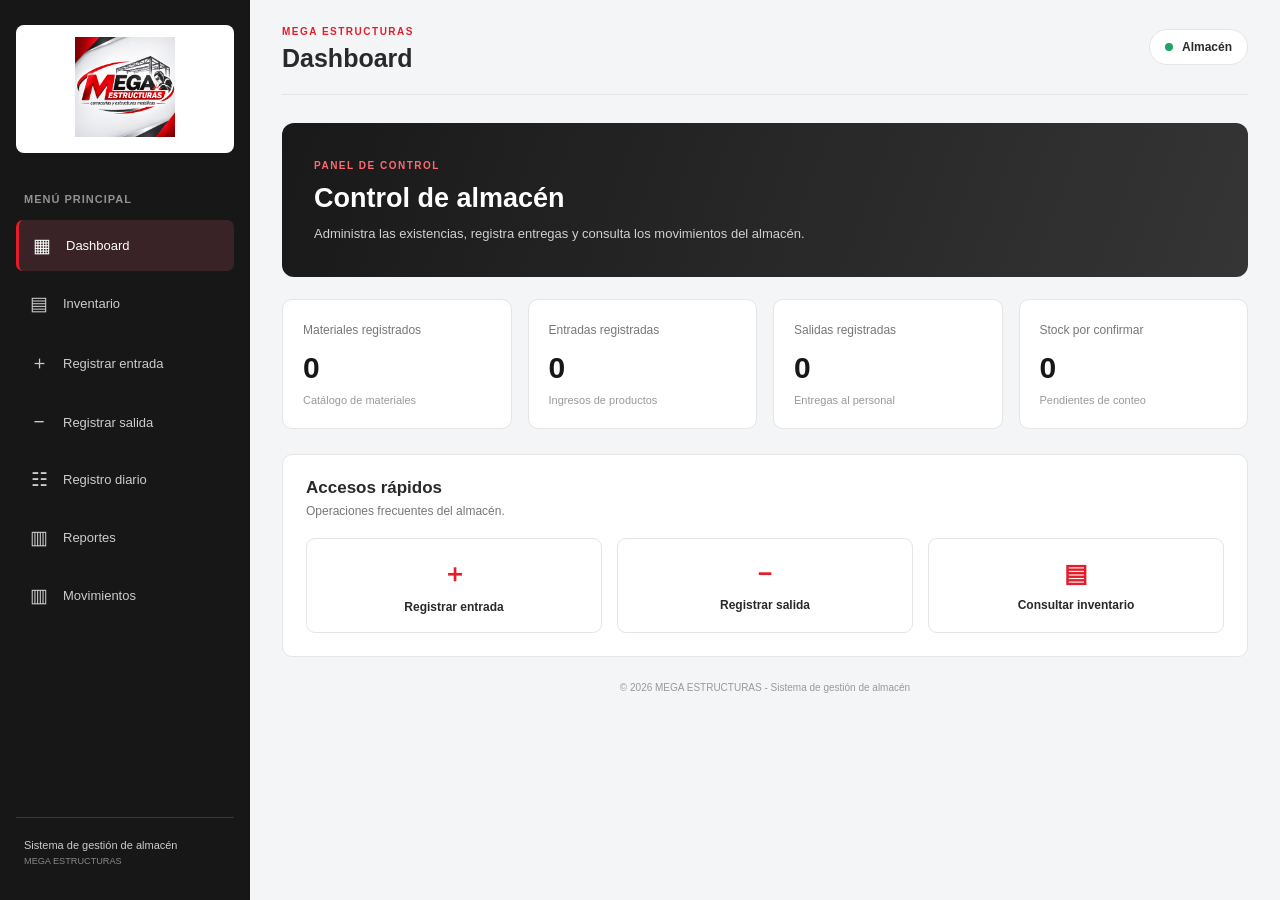
<file: index.html>
<!DOCTYPE html>
<html lang="es">

<head>
    <meta charset="UTF-8">
    <meta name="viewport" content="width=device-width, initial-scale=1.0">

    <title>MEGA ESTRUCTURAS | Sistema de Almacén</title>

    <link rel="stylesheet" href="css/style.css">
    <script src="js/app.js" defer></script>
</head>

<body>

    <div class="app-container">

        <!-- MENÚ LATERAL -->
        <aside class="sidebar">

            <div class="logo-container">
                <img src="assets/Logo_Mega_Estructuras.png" alt="MEGA ESTRUCTURAS">
            </div>

            <div class="menu-title">
                MENÚ PRINCIPAL
            </div>

            <nav class="menu">

                <a href="#" class="menu-item active">
                    <span>▦</span>
                    Dashboard
                </a>

                <a href="inventario.html" class="menu-item">
                    <span>▤</span>
                    Inventario
                </a>

                <a href="entrada.html" class="menu-item">
                    <span>＋</span>
                    Registrar entrada
                </a>

                <a href="#" class="menu-item">
                    <span>−</span>
                    Registrar salida
                </a>

                <a href="registro-diario.html" class="menu-item">
                    <span>☷</span>
                    Registro diario
                </a>

                <a href="resumen.html" class="menu-item">
                    <span>▥</span>
                    Reportes
                </a>

                <a href="movimientos.html" class="menu-item">
                    <span>▥</span>
                    Movimientos
                </a>

            </nav>

            <div class="sidebar-footer">
                Sistema de gestión de almacén
                <small>MEGA ESTRUCTURAS</small>
            </div>

        </aside>

        <!-- CONTENIDO PRINCIPAL -->
        <main class="main-content">

            <header class="topbar">

                <div>
                    <span class="company-name">MEGA ESTRUCTURAS</span>
                    <h1>Dashboard</h1>
                </div>

                <div class="user-info">
                    <span class="user-indicator"></span>
                    Almacén
                </div>

            </header>

            <!-- BIENVENIDA -->
            <section class="welcome-section">

                <div>
                    <span class="welcome-label">PANEL DE CONTROL</span>

                    <h2>Control de almacén</h2>

                    <p>
                        Administra las existencias, registra entregas
                        y consulta los movimientos del almacén.
                    </p>
                </div>

            </section>

            <!-- INDICADORES -->
            <section class="dashboard-cards">

                <article class="dashboard-card">
                    <span>Materiales registrados</span>
                    <h2>0</h2>
                    <small>Catálogo de materiales</small>
                </article>

                <article class="dashboard-card">
                    <span>Entradas registradas</span>
                    <h2>0</h2>
                    <small>Ingresos de productos</small>
                </article>

                <article class="dashboard-card">
                    <span>Salidas registradas</span>
                    <h2>0</h2>
                    <small>Entregas al personal</small>
                </article>

                <article class="dashboard-card">
                    <span>Stock por confirmar</span>
                    <h2>0</h2>
                    <small>Pendientes de conteo</small>
                </article>

            </section>

            <!-- ACCESOS RÁPIDOS -->
            <section class="quick-section">

                <h2>Accesos rápidos</h2>

                <p>Operaciones frecuentes del almacén.</p>

                <div class="quick-buttons">

                    <button class="quick-button">
                        <span>＋</span>
                        Registrar entrada
                    </button>

                    <button class="quick-button">
                        <span>−</span>
                        Registrar salida
                    </button>

                    <button class="quick-button">
                        <span>▤</span>
                        Consultar inventario
                    </button>

                </div>

            </section>

            <footer class="main-footer">
                © 2026 MEGA ESTRUCTURAS - Sistema de gestión de almacén
            </footer>

        </main>

    </div>

    

</body>

</html>
</file>
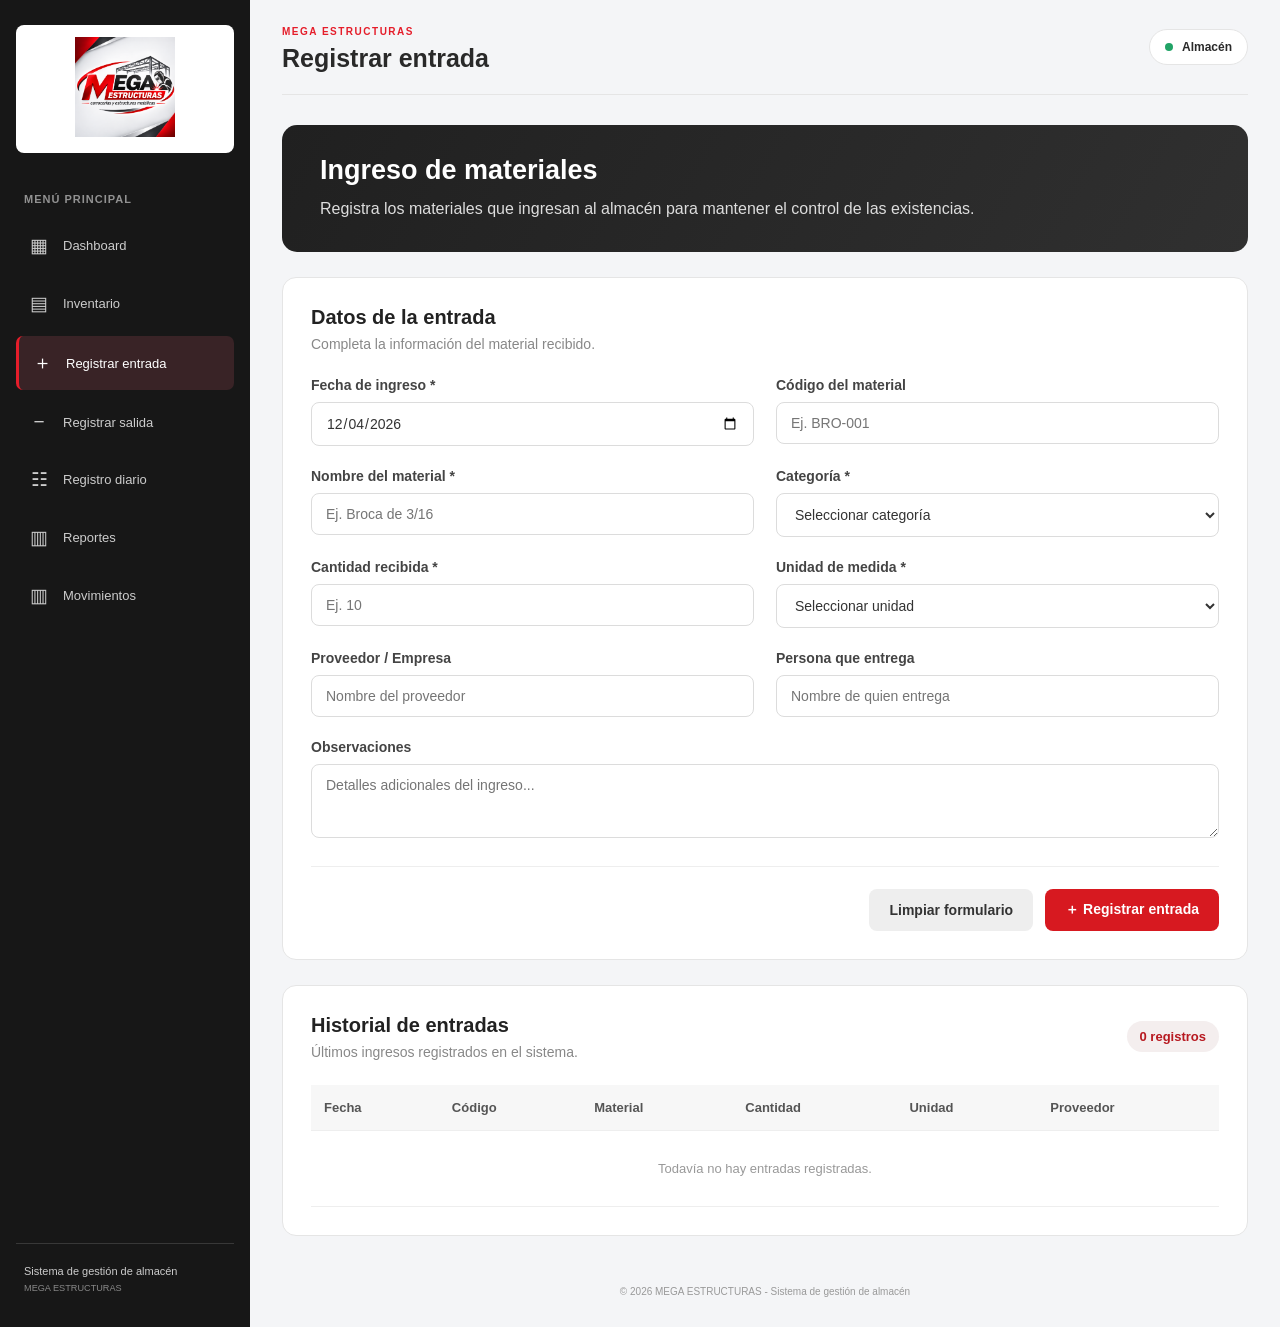
<file: entrada.html>
<!DOCTYPE html>
<html lang="es">

<head>
    <meta charset="UTF-8">
    <meta name="viewport" content="width=device-width, initial-scale=1.0">
    <title>MEGA ESTRUCTURAS | Registrar entrada</title>

    <link rel="stylesheet" href="css/style.css">
    <link rel="stylesheet" href="css/entrada.css">
    <script src="js/entrada.js" defer></script>
</head>

<body>

    <div class="app-container">

        <!-- MENÚ LATERAL -->
        <aside class="sidebar">

            <div class="logo-container">
                <img src="assets/Logo_Mega_Estructuras.png" alt="MEGA ESTRUCTURAS">
            </div>

            <div class="menu-title">MENÚ PRINCIPAL</div>

            <nav class="menu">

                <a href="index.html" class="menu-item">
                    <span>▦</span>
                    Dashboard
                </a>

                <a href="inventario.html" class="menu-item">
                    <span>▤</span>
                    Inventario
                </a>

                <a href="entrada.html" class="menu-item active">
                    <span>＋</span>
                    Registrar entrada
                </a>

                <a href="#" class="menu-item">
                    <span>−</span>
                    Registrar salida
                </a>

                <a href="registro-diario.html" class="menu-item">
                    <span>☷</span>
                    Registro diario
                </a>

                <a href="resumen.html" class="menu-item">
                    <span>▥</span>
                    Reportes
                </a>

                <a href="movimientos.html" class="menu-item">
                    <span>▥</span>
                    Movimientos
                </a>

            </nav>

            <div class="sidebar-footer">
                Sistema de gestión de almacén
                <small>MEGA ESTRUCTURAS</small>
            </div>

        </aside>

        <!-- CONTENIDO PRINCIPAL -->
        <main class="main-content">

            <header class="topbar">

                <div>
                    <span class="company-name">MEGA ESTRUCTURAS</span>
                    <h1>Registrar entrada</h1>
                </div>

                <div class="user-info">
                    <span class="user-indicator"></span>
                    Almacén
                </div>

            </header>

            <!-- PRESENTACIÓN -->
            <section class="entry-header">

                <div>
                    <h2>Ingreso de materiales</h2>
                    <p>
                        Registra los materiales que ingresan al almacén
                        para mantener el control de las existencias.
                    </p>
                </div>

            </section>

            <!-- FORMULARIO -->
            <section class="entry-form-section">

                <div class="section-heading">
                    <div>
                        <h3>Datos de la entrada</h3>
                        <p>Completa la información del material recibido.</p>
                    </div>
                </div>

                <form id="formEntrada">

                    <div class="form-grid">

                        <div class="form-group">
                            <label for="fechaEntrada">Fecha de ingreso *</label>
                            <input type="date" id="fechaEntrada" required>
                        </div>

                        <div class="form-group">
                            <label for="codigoMaterial">Código del material</label>
                            <input
                                type="text"
                                id="codigoMaterial"
                                placeholder="Ej. BRO-001"
                            >
                        </div>

                        <div class="form-group">
                            <label for="nombreMaterial">Nombre del material *</label>
                            <input
                                type="text"
                                id="nombreMaterial"
                                placeholder="Ej. Broca de 3/16"
                                required
                            >
                        </div>

                        <div class="form-group">
                            <label for="categoriaMaterial">Categoría *</label>
                            <select id="categoriaMaterial" required>
                                <option value="">Seleccionar categoría</option>
                                <option value="Abrasivos">Abrasivos</option>
                                <option value="Perforación">Perforación</option>
                                <option value="Herramientas">Herramientas</option>
                                <option value="Materiales">Materiales</option>
                                <option value="Seguridad">Seguridad</option>
                                <option value="Eléctricos">Eléctricos</option>
                                <option value="Otros">Otros</option>
                            </select>
                        </div>

                        <div class="form-group">
                            <label for="cantidadEntrada">Cantidad recibida *</label>
                            <input
                                type="number"
                                id="cantidadEntrada"
                                min="0.01"
                                step="0.01"
                                placeholder="Ej. 10"
                                required
                            >
                        </div>

                        <div class="form-group">
                            <label for="unidadEntrada">Unidad de medida *</label>
                            <select id="unidadEntrada" required>
                                <option value="">Seleccionar unidad</option>
                                <option value="Unidades">Unidades</option>
                                <option value="Paquetes">Paquetes</option>
                                <option value="Cajas">Cajas</option>
                                <option value="Bolsas">Bolsas</option>
                                <option value="Litros">Litros</option>
                                <option value="Galones">Galones</option>
                                <option value="Kilogramos">Kilogramos</option>
                                <option value="Metros">Metros</option>
                                <option value="Rollos">Rollos</option>
                                <option value="Otros">Otros</option>
                            </select>
                        </div>

                        <div class="form-group">
                            <label for="proveedorEntrada">Proveedor / Empresa</label>
                            <input
                                type="text"
                                id="proveedorEntrada"
                                placeholder="Nombre del proveedor"
                            >
                        </div>

                        <div class="form-group">
                            <label for="responsableEntrada">Persona que entrega</label>
                            <input
                                type="text"
                                id="responsableEntrada"
                                placeholder="Nombre de quien entrega"
                            >
                        </div>

                        <div class="form-group full-width">
                            <label for="observacionesEntrada">Observaciones</label>
                            <textarea
                                id="observacionesEntrada"
                                rows="3"
                                placeholder="Detalles adicionales del ingreso..."
                            ></textarea>
                        </div>

                    </div>

                    <div class="form-actions">

                        <button type="reset" class="btn-secondary">
                            Limpiar formulario
                        </button>

                        <button type="submit" class="btn-primary">
                            ＋ Registrar entrada
                        </button>

                    </div>

                </form>

            </section>

            <!-- HISTORIAL -->
            <section class="entry-history">

                <div class="section-heading">
                    <div>
                        <h3>Historial de entradas</h3>
                        <p>Últimos ingresos registrados en el sistema.</p>
                    </div>

                    <span id="totalEntradas" class="entry-counter">
                        0 registros
                    </span>
                </div>

                <div class="table-responsive">

                    <table class="entry-table">

                        <thead>
                            <tr>
                                <th>Fecha</th>
                                <th>Código</th>
                                <th>Material</th>
                                <th>Cantidad</th>
                                <th>Unidad</th>
                                <th>Proveedor</th>
                            </tr>
                        </thead>

                        <tbody id="tablaEntradas">

                            <tr>
                                <td colspan="6" class="empty-message">
                                    Todavía no hay entradas registradas.
                                </td>
                            </tr>

                        </tbody>

                    </table>

                </div>

            </section>

            <footer class="main-footer">
                © 2026 MEGA ESTRUCTURAS - Sistema de gestión de almacén
            </footer>

        </main>

    </div>

</body>
</html>
</file>
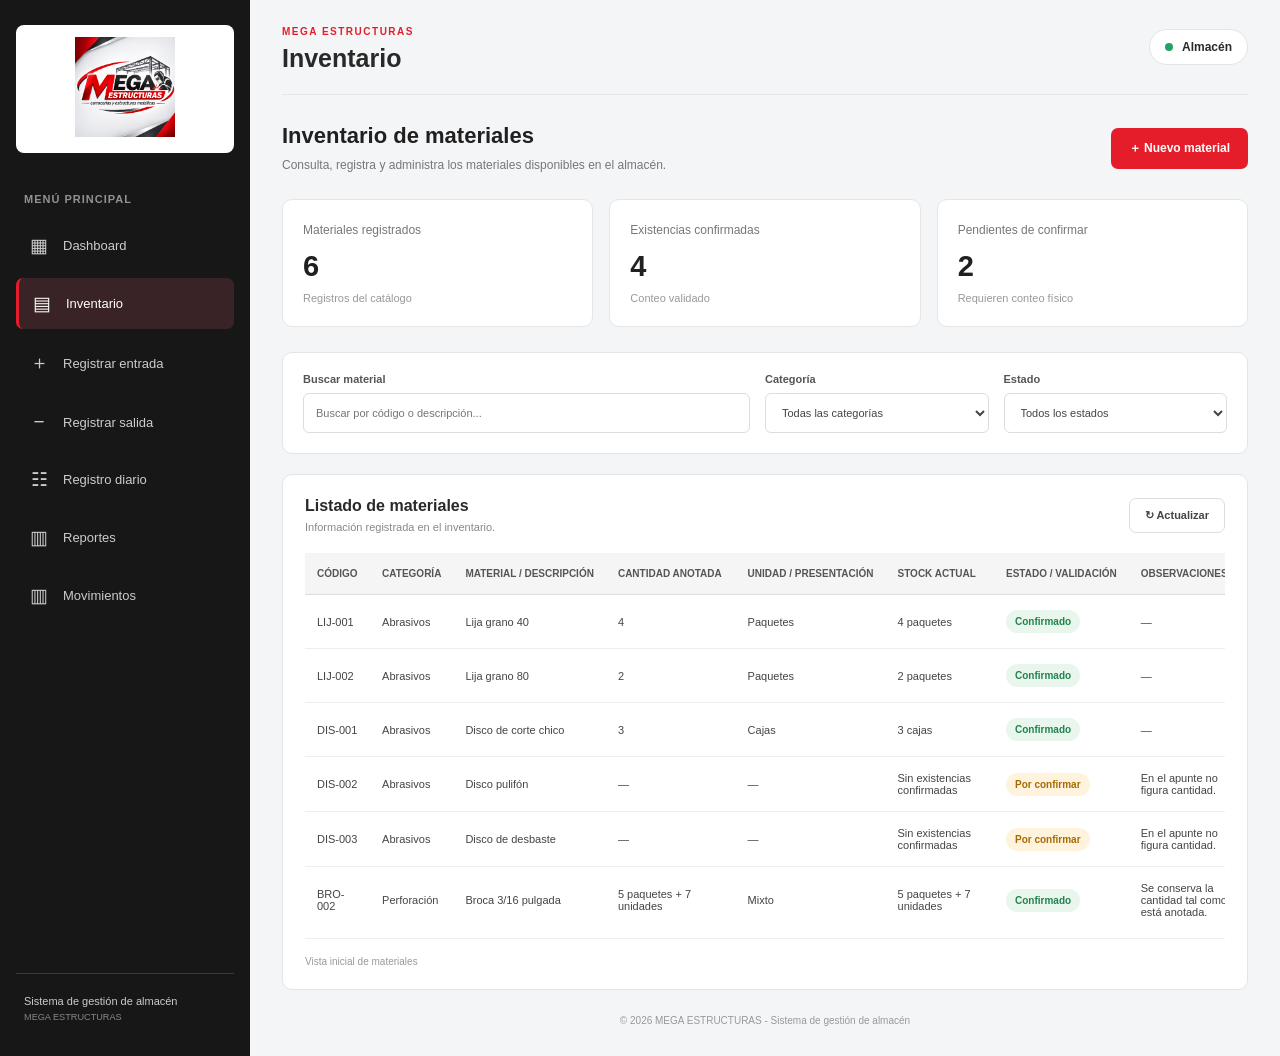
<file: inventario.html>
<!DOCTYPE html>
<html lang="es">

<head>
    <meta charset="UTF-8">
    <meta name="viewport" content="width=device-width, initial-scale=1.0">

    <title>MEGA ESTRUCTURAS | Inventario</title>

    <link rel="stylesheet" href="css/style.css">
    <link rel="stylesheet" href="css/inventario.css">
    <script src="js/inventario.js" defer></script>
</head>

<body>

    <div class="app-container">

        <!-- MENÚ LATERAL -->
        <aside class="sidebar">

            <div class="logo-container">
                <img src="assets/Logo_Mega_Estructuras.png"
                     alt="MEGA ESTRUCTURAS">
            </div>

            <div class="menu-title">MENÚ PRINCIPAL</div>

            <nav class="menu">

                <a href="index.html" class="menu-item">
                    <span>▦</span>
                    Dashboard
                </a>

                <a href="inventario.html" class="menu-item active">
                    <span>▤</span>
                    Inventario
                </a>

                <a href="entrada.html" class="menu-item">
                    <span>＋</span>
                    Registrar entrada
                </a>

                <a href="#" class="menu-item">
                    <span>−</span>
                    Registrar salida
                </a>

                <a href="registro-diario.html" class="menu-item">
                    <span>☷</span>
                    Registro diario
                </a>

                <a href="resumen.html" class="menu-item">
                    <span>▥</span>
                    Reportes
                </a>

                <a href="movimientos.html" class="menu-item">
                    <span>▥</span>
                    Movimientos
                </a>

            </nav>

            <div class="sidebar-footer">
                Sistema de gestión de almacén
                <small>MEGA ESTRUCTURAS</small>
            </div>

        </aside>

        <!-- CONTENIDO PRINCIPAL -->
        <main class="main-content">

            <!-- ENCABEZADO -->
            <header class="topbar">

                <div>
                    <span class="company-name">MEGA ESTRUCTURAS</span>
                    <h1>Inventario</h1>
                </div>

                <div class="user-info">
                    <span class="user-indicator"></span>
                    Almacén
                </div>

            </header>

            <!-- PRESENTACIÓN -->
            <section class="inventory-header">

                <div>
                    <h2>Inventario de materiales</h2>

                    <p>
                        Consulta, registra y administra los materiales
                        disponibles en el almacén.
                    </p>
                </div>

                <button class="btn-primary" id="btnNuevoMaterial">
                    ＋ Nuevo material
                </button>

            </section>

            <!-- INDICADORES -->
            <section class="inventory-stats">

                <article class="inventory-stat">
                    <span>Materiales registrados</span>
                    <h2 id="totalMateriales">--</h2>
                    <small>Registros del catálogo</small>
                </article>

                <article class="inventory-stat">
                    <span>Existencias confirmadas</span>
                    <h2 id="materialesConfirmados">--</h2>
                    <small>Conteo validado</small>
                </article>

                <article class="inventory-stat">
                    <span>Pendientes de confirmar</span>
                    <h2 id="materialesPendientes">--</h2>
                    <small>Requieren conteo físico</small>
                </article>

            </section>

            <!-- FILTROS -->
            <section class="inventory-filters">

                <div class="search-box">
                    <label for="buscarMaterial">Buscar material</label>

                    <input
                        type="search"
                        id="buscarMaterial"
                        placeholder="Buscar por código o descripción..."
                    >
                </div>

                <div>
                    <label for="filtrarCategoria">Categoría</label>

                    <select id="filtrarCategoria">
                        <option value="">Todas las categorías</option>
                    </select>
                </div>

                <div>
                    <label for="filtrarEstado">Estado</label>

                    <select id="filtrarEstado">
                        <option value="">Todos los estados</option>
                        <option value="Confirmado">Confirmado</option>
                        <option value="Por confirmar">Por confirmar</option>
                        <option value="Mixto">Mixto</option>
                    </select>
                </div>

            </section>

            <!-- TABLA DE INVENTARIO -->
            <section class="inventory-table-section">

                <div class="table-heading">

                    <div>
                        <h3>Listado de materiales</h3>

                        <p>
                            Información registrada en el inventario.
                        </p>
                    </div>

                    <button class="btn-secondary" id="btnActualizar">
                        ↻ Actualizar
                    </button>

                </div>

                <div class="table-responsive">

                    <table class="inventory-table">

                        <thead>
                            <tr>
                                <th>Código</th>
                                <th>Categoría</th>
                                <th>Material / descripción</th>
                                <th>Cantidad anotada</th>
                                <th>Unidad / presentación</th>
                                <th>Stock actual</th>
                                <th>Estado / validación</th>
                                <th>Observaciones</th>
                            </tr>
                        </thead>

                        <tbody id="tablaInventario">

                            <tr>
                                <td>LIJ-001</td>
                                <td>Abrasivos</td>
                                <td>Lija grano 40</td>
                                <td>4</td>
                                <td>Paquetes</td>
                                <td>
                                    <span class="status-confirmed">
                                        Confirmado
                                    </span>
                                </td>
                                <td>—</td>
                            </tr>

                            <tr>
                                <td>LIJ-002</td>
                                <td>Abrasivos</td>
                                <td>Lija grano 80</td>
                                <td>2</td>
                                <td>Paquetes</td>
                                <td>
                                    <span class="status-confirmed">
                                        Confirmado
                                    </span>
                                </td>
                                <td>—</td>
                            </tr>

                            <tr>
                                <td>DIS-001</td>
                                <td>Abrasivos</td>
                                <td>Disco de corte chico</td>
                                <td>3</td>
                                <td>Cajas</td>
                                <td>
                                    <span class="status-confirmed">
                                        Confirmado
                                    </span>
                                </td>
                                <td>—</td>
                            </tr>

                            <tr>
                                <td>DIS-002</td>
                                <td>Abrasivos</td>
                                <td>Disco pulifón</td>
                                <td>—</td>
                                <td>—</td>
                                <td>
                                    <span class="status-pending">
                                        Por confirmar
                                    </span>
                                </td>
                                <td>En el apunte no figura cantidad.</td>
                            </tr>

                            <tr>
                                <td>DIS-003</td>
                                <td>Abrasivos</td>
                                <td>Disco de desbaste</td>
                                <td>—</td>
                                <td>—</td>
                                <td>
                                    <span class="status-pending">
                                        Por confirmar
                                    </span>
                                </td>
                                <td>En el apunte no figura cantidad.</td>
                            </tr>

                            <tr>
                                <td>BRO-002</td>
                                <td>Perforación</td>
                                <td>Broca 3/16 pulgada</td>
                                <td>5 paquetes + 7 unidades</td>
                                <td>Mixto</td>
                                <td>
                                    <span class="status-confirmed">
                                        Confirmado
                                    </span>
                                </td>
                                <td>Se conserva la cantidad tal como está anotada.</td>
                            </tr>

                        </tbody>

                    </table>

                </div>

                <div class="table-footer">
                    <span>Vista inicial de materiales</span>
                    
                </div>

            </section>

            <footer class="main-footer">
                © 2026 MEGA ESTRUCTURAS - Sistema de gestión de almacén
            </footer>

        </main>

    </div>

</body>

</html>
</file>
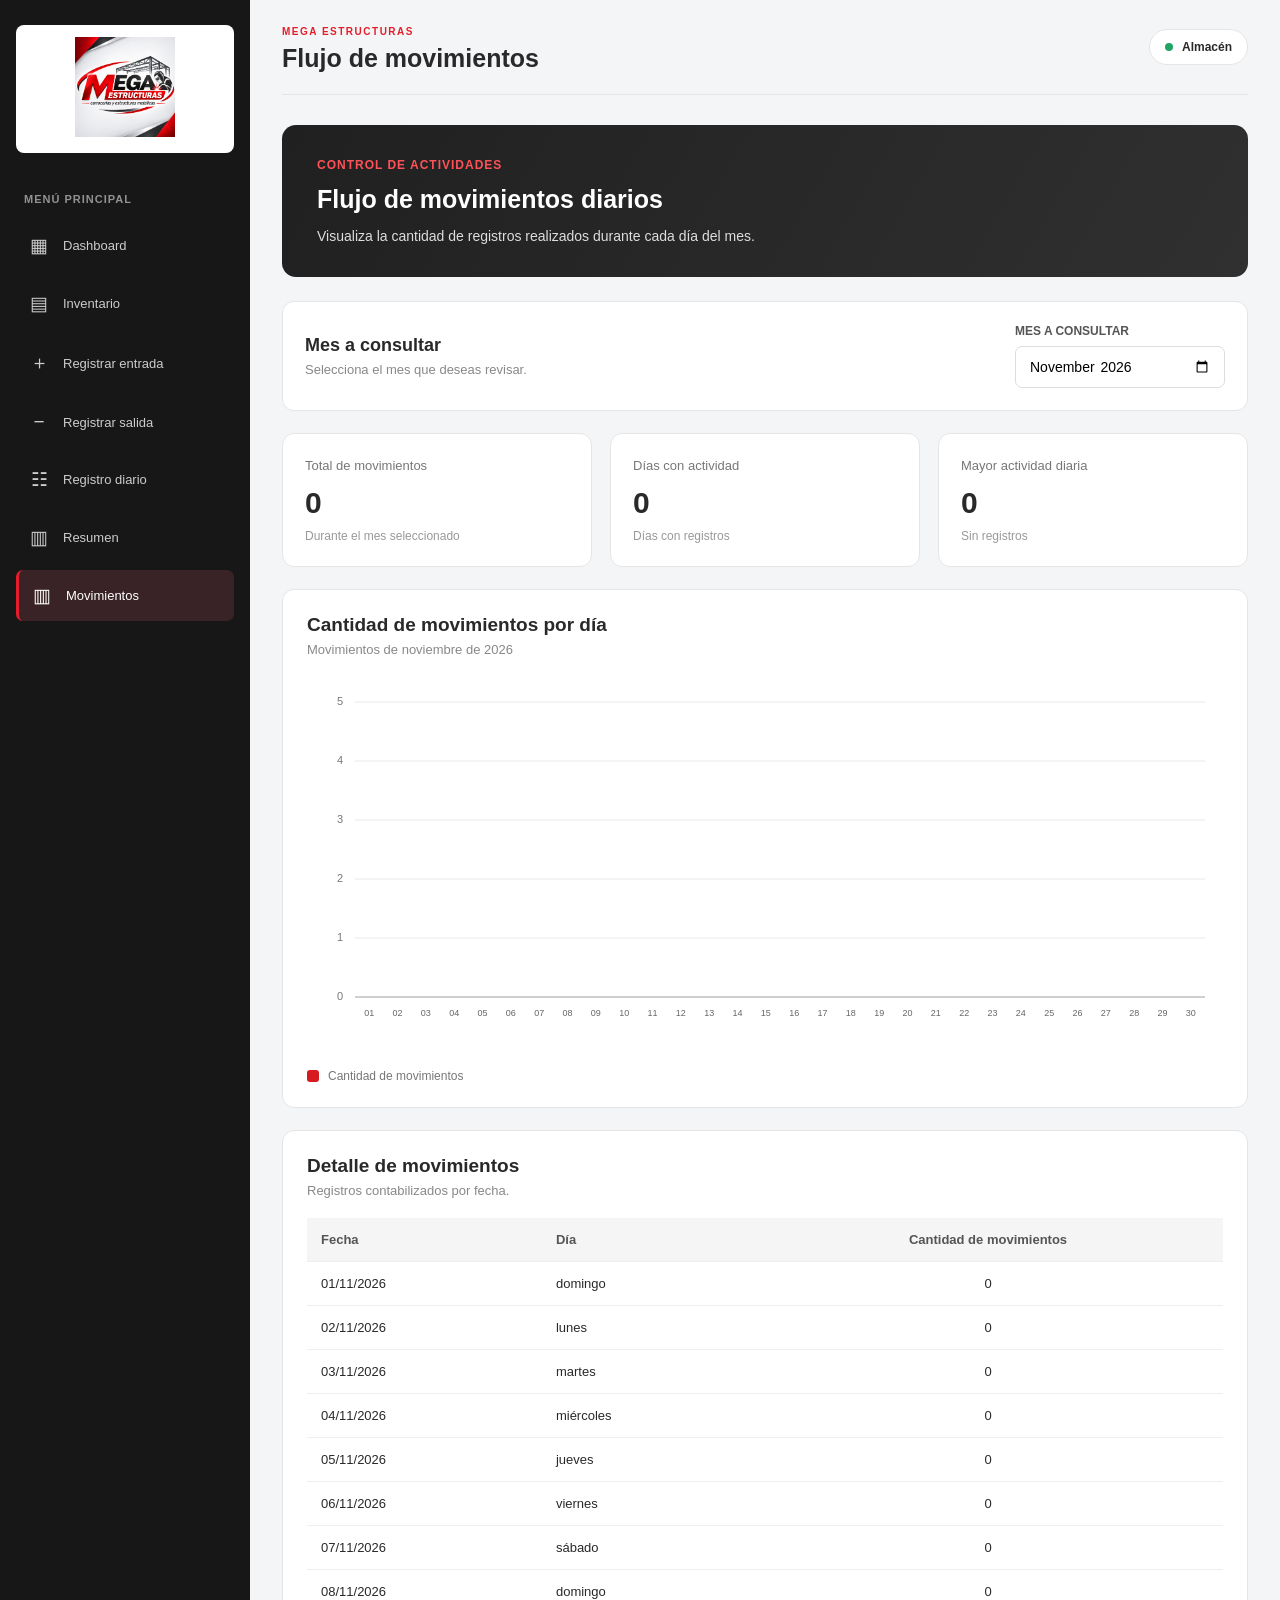
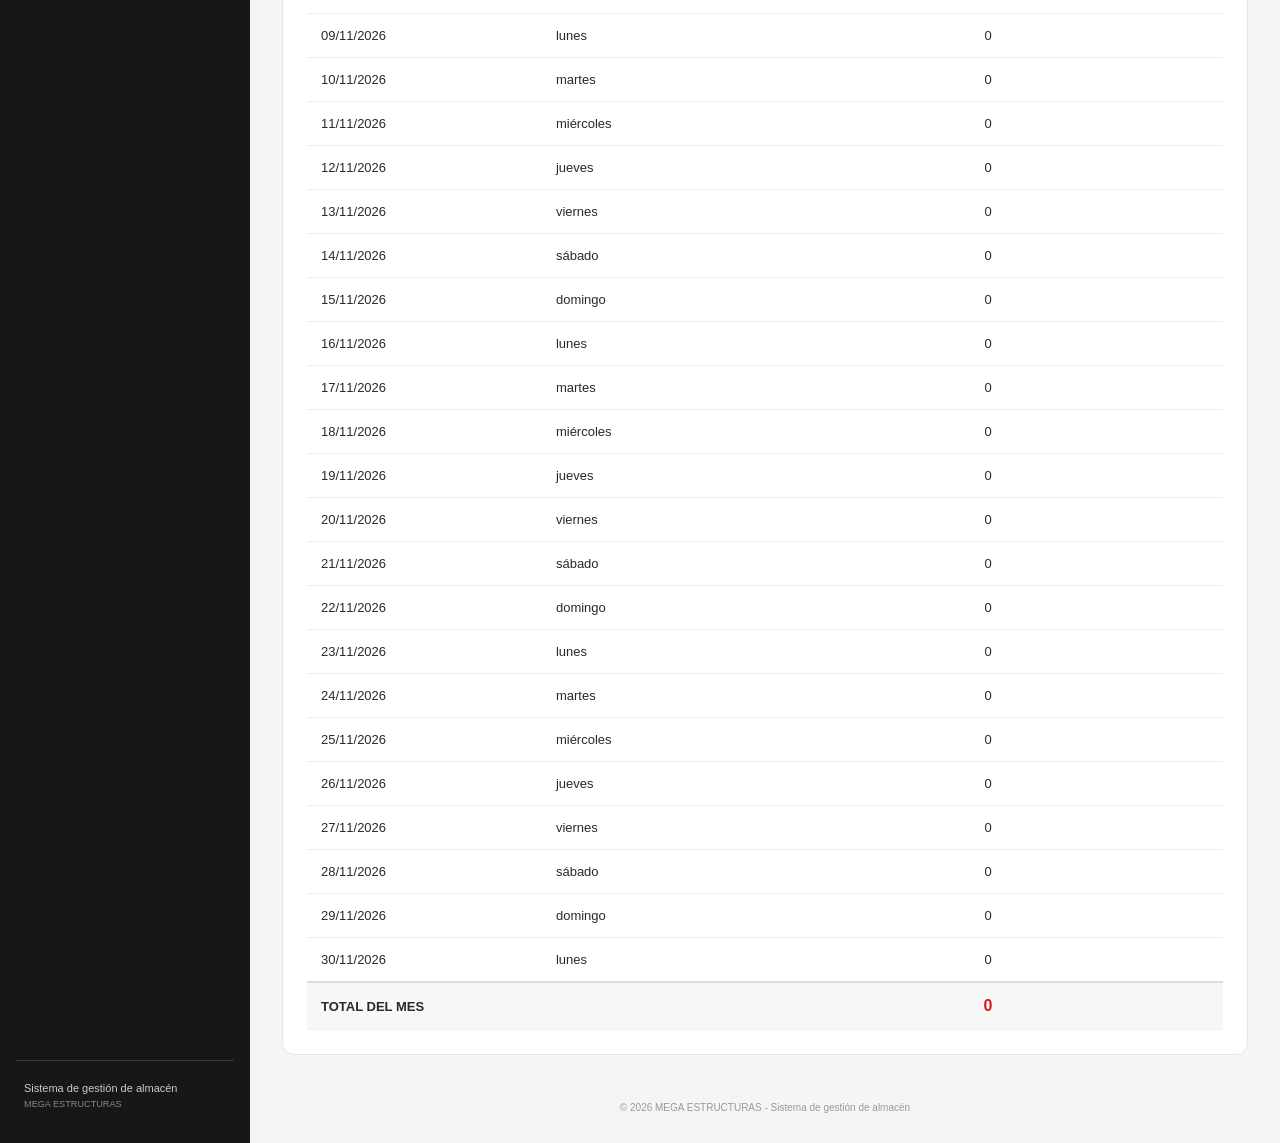
<file: movimientos.html>
<!DOCTYPE html>
<html lang="es">

<head>
    <meta charset="UTF-8">
    <meta name="viewport" content="width=device-width, initial-scale=1.0">
    <title>MEGA ESTRUCTURAS | Flujo de movimientos</title>

    <link rel="stylesheet" href="css/style.css">
    <link rel="stylesheet" href="css/movimientos.css">
    <script src="js/movimientos.js" defer></script>
</head>

<body>

<div class="app-container">

    <aside class="sidebar">

        <div class="logo-container">
            <img src="assets/Logo_Mega_Estructuras.png" alt="MEGA ESTRUCTURAS">
        </div>

        <div class="menu-title">MENÚ PRINCIPAL</div>

        <nav class="menu">

            <a href="index.html" class="menu-item">
                <span>▦</span> Dashboard
            </a>

            <a href="inventario.html" class="menu-item">
                <span>▤</span> Inventario
            </a>

            <a href="entrada.html" class="menu-item">
                <span>＋</span> Registrar entrada
            </a>

            <a href="#" class="menu-item">
                <span>−</span> Registrar salida
            </a>

            <a href="registro-diario.html" class="menu-item">
                <span>☷</span> Registro diario
            </a>

            <a href="resumen.html" class="menu-item">
                <span>▥</span> Resumen
            </a>

            <a href="movimientos.html" class="menu-item active">
                <span>▥</span>
                Movimientos
            </a>

        </nav>

        <div class="sidebar-footer">
            Sistema de gestión de almacén
            <small>MEGA ESTRUCTURAS</small>
        </div>

    </aside>

    <main class="main-content">

        <header class="topbar">
            <div>
                <span class="company-name">MEGA ESTRUCTURAS</span>
                <h1>Flujo de movimientos</h1>
            </div>

            <div class="user-info">
                <span class="user-indicator"></span>
                Almacén
            </div>
        </header>

        <!-- PRESENTACIÓN -->
        <section class="flow-header">
            <div>
                <span>CONTROL DE ACTIVIDADES</span>
                <h2>Flujo de movimientos diarios</h2>
                <p>
                    Visualiza la cantidad de registros realizados
                    durante cada día del mes.
                </p>
            </div>
        </section>

        <!-- SELECTOR DE MES -->
        <section class="flow-filter">

            <div>
                <h3>Mes a consultar</h3>
                <p>Selecciona el mes que deseas revisar.</p>
            </div>

            <div class="month-selector">
                <label for="mesConsultar">MES A CONSULTAR</label>
                <input type="month" id="mesConsultar" value="2026-11">
            </div>

        </section>

        <!-- INDICADORES -->
        <section class="flow-stats">

            <article class="flow-stat">
                <span>Total de movimientos</span>
                <h2 id="totalMovimientos">0</h2>
                <small>Durante el mes seleccionado</small>
            </article>

            <article class="flow-stat">
                <span>Días con actividad</span>
                <h2 id="diasActividad">0</h2>
                <small>Días con registros</small>
            </article>

            <article class="flow-stat">
                <span>Mayor actividad diaria</span>
                <h2 id="maximoDiario">0</h2>
                <small id="fechaMaxima">Sin registros</small>
            </article>

        </section>

        <!-- GRÁFICO -->
        <section class="flow-chart-section">

            <div class="flow-section-heading">
                <div>
                    <h3>Cantidad de movimientos por día</h3>
                    <p id="tituloGrafico">Movimientos del mes seleccionado</p>
                </div>
            </div>

            <div class="chart-container">
                <canvas id="graficoMovimientos"
                        role="img"
                        aria-label="Gráfico de barras de movimientos diarios">
                </canvas>
            </div>

            <div class="chart-legend">
                <span class="legend-color"></span>
                Cantidad de movimientos
            </div>

        </section>

        <!-- TABLA -->
        <section class="flow-table-section">

            <div class="flow-section-heading">
                <div>
                    <h3>Detalle de movimientos</h3>
                    <p>Registros contabilizados por fecha.</p>
                </div>
            </div>

            <div class="table-responsive">

                <table class="flow-table">

                    <thead>
                        <tr>
                            <th>Fecha</th>
                            <th>Día</th>
                            <th>Cantidad de movimientos</th>
                        </tr>
                    </thead>

                    <tbody id="tablaFlujo"></tbody>

                    <tfoot>
                        <tr>
                            <td colspan="2">TOTAL DEL MES</td>
                            <td id="totalTablaFlujo">0</td>
                        </tr>
                    </tfoot>

                </table>

            </div>

        </section>

        <footer class="main-footer">
            © 2026 MEGA ESTRUCTURAS - Sistema de gestión de almacén
        </footer>

    </main>

</div>

</body>
</html>
</file>
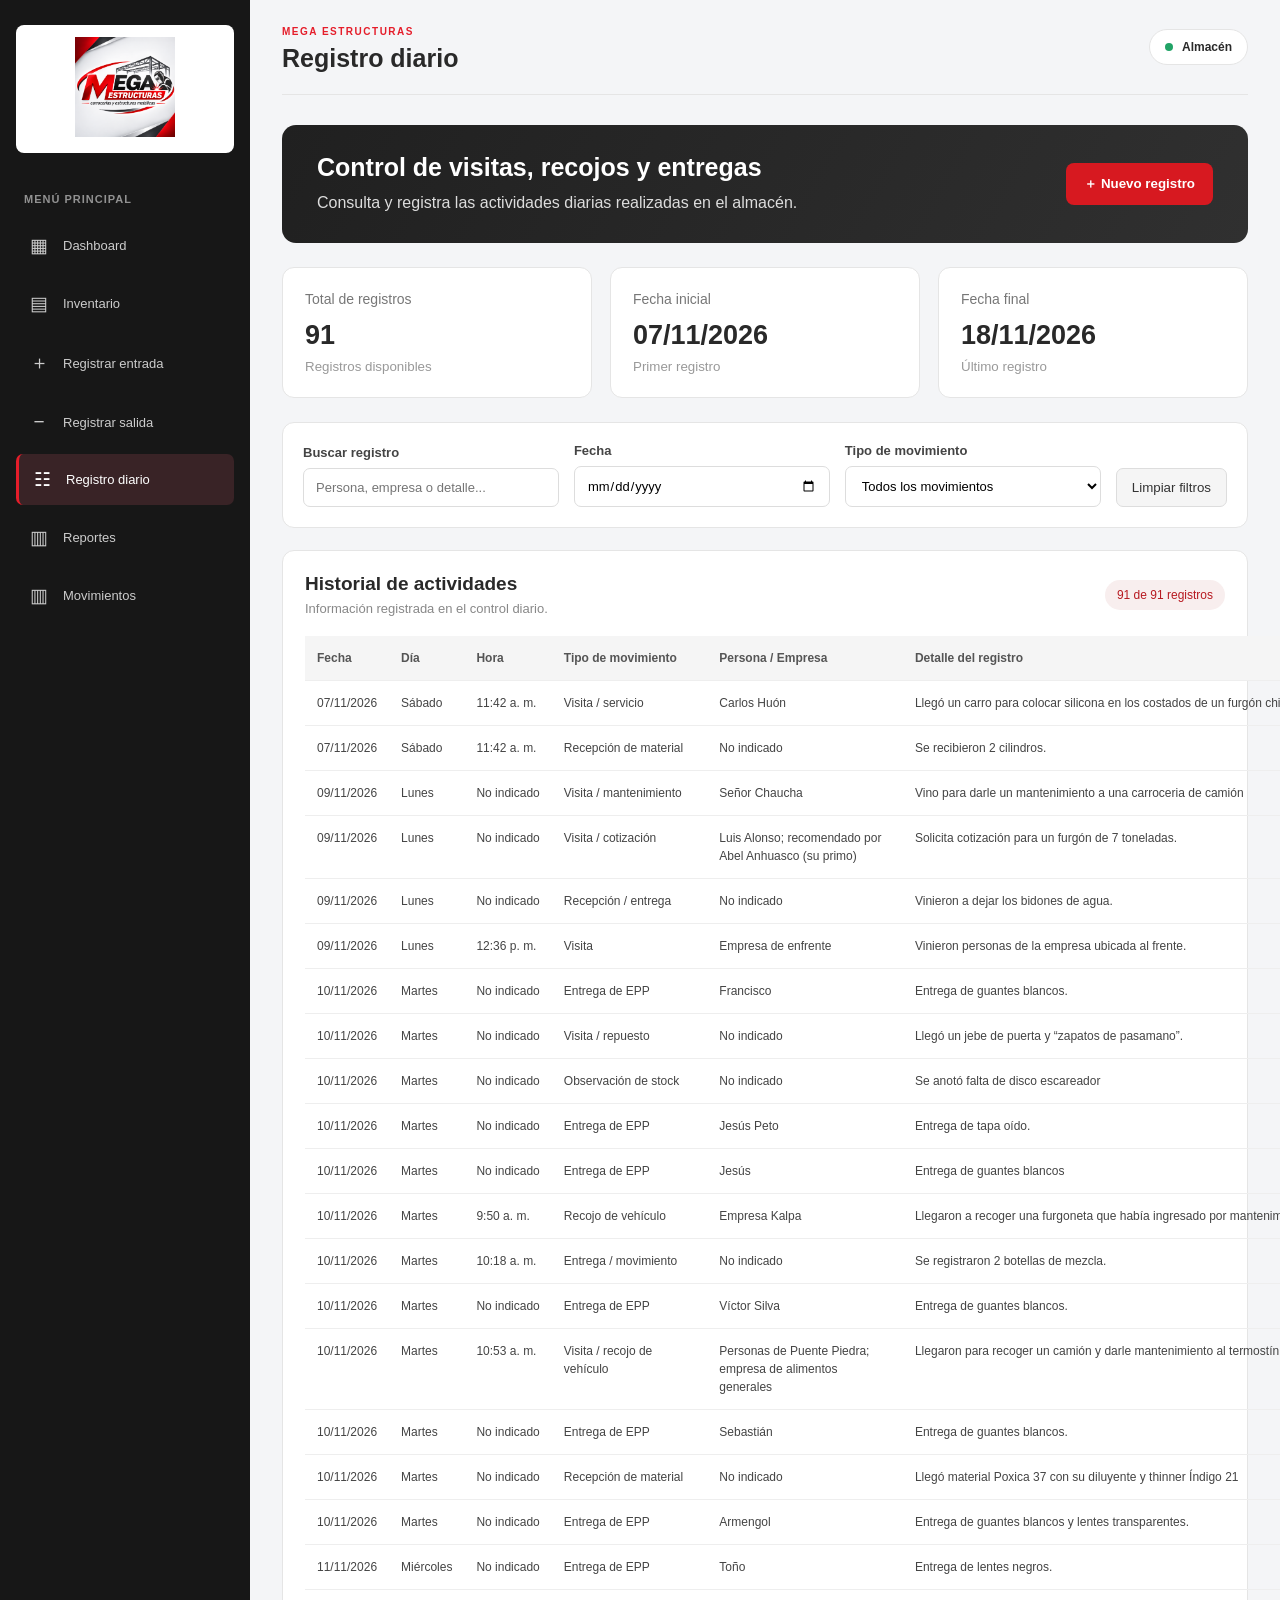
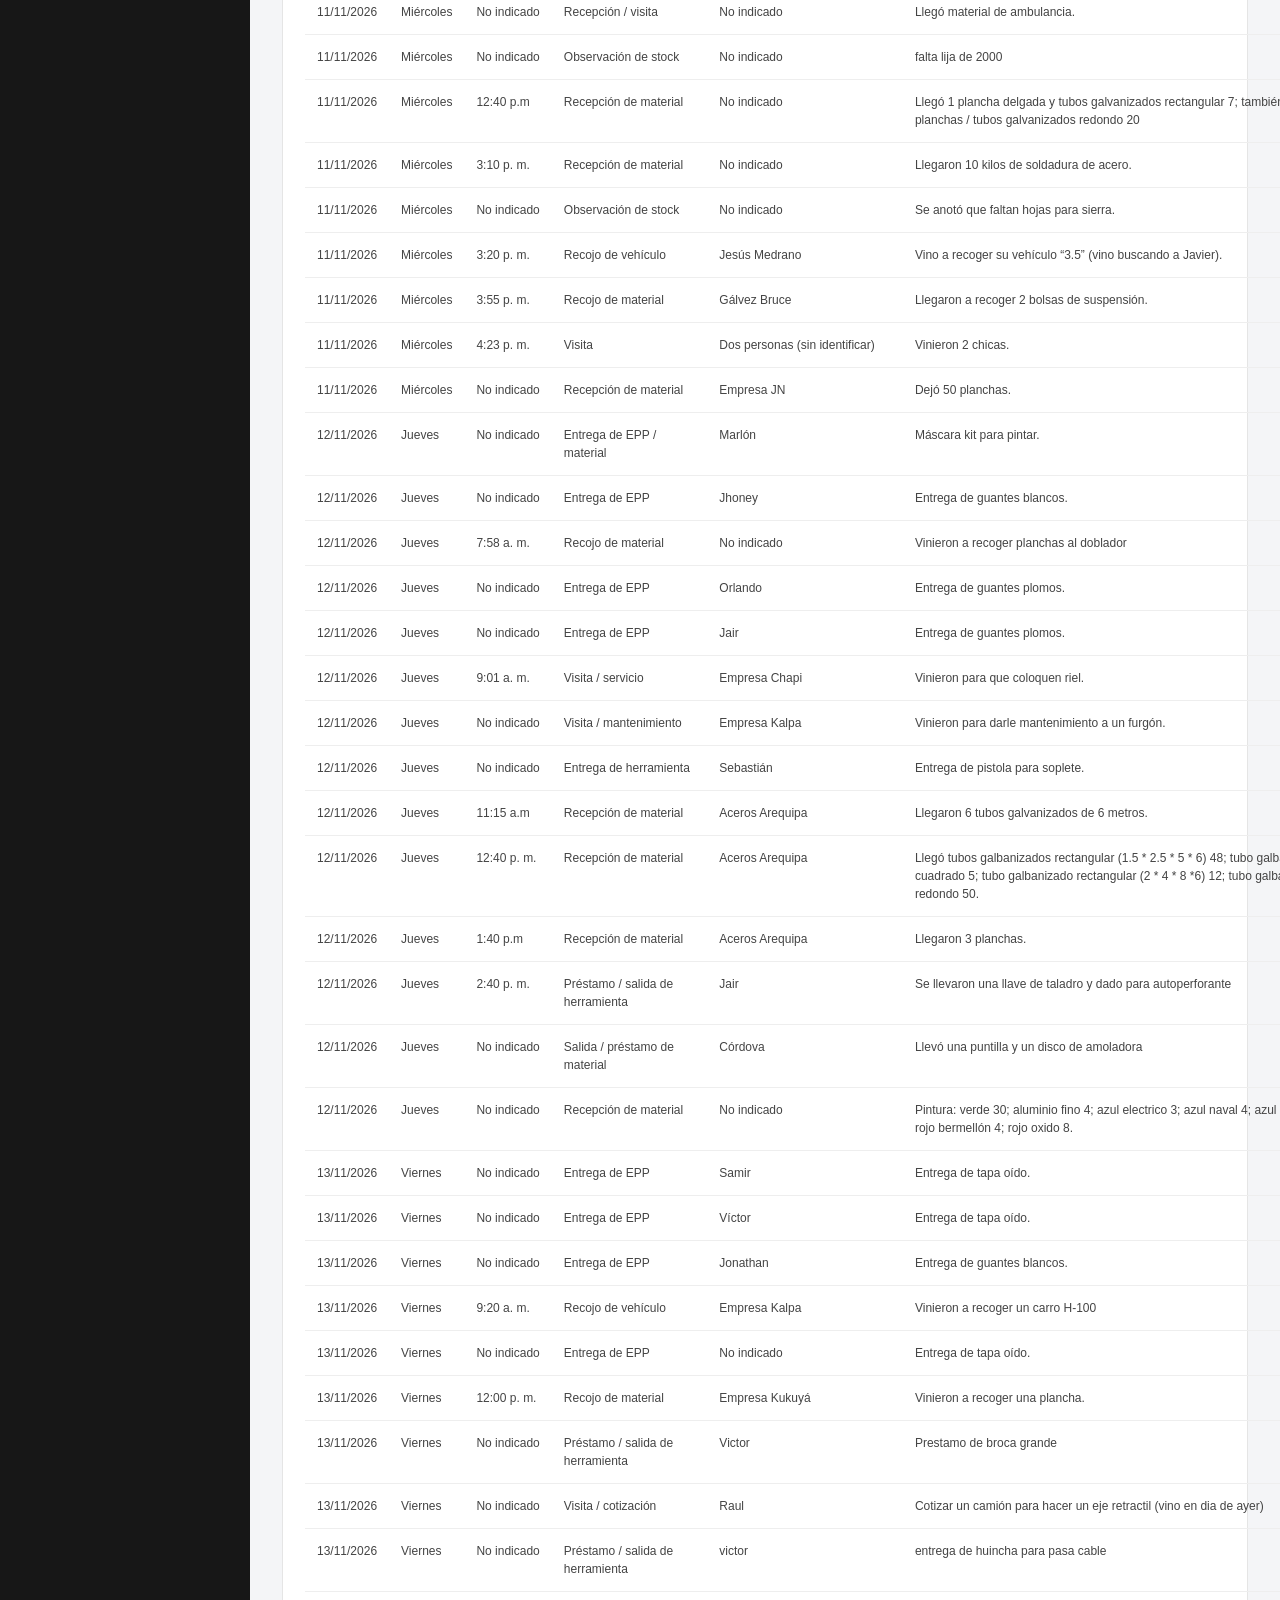
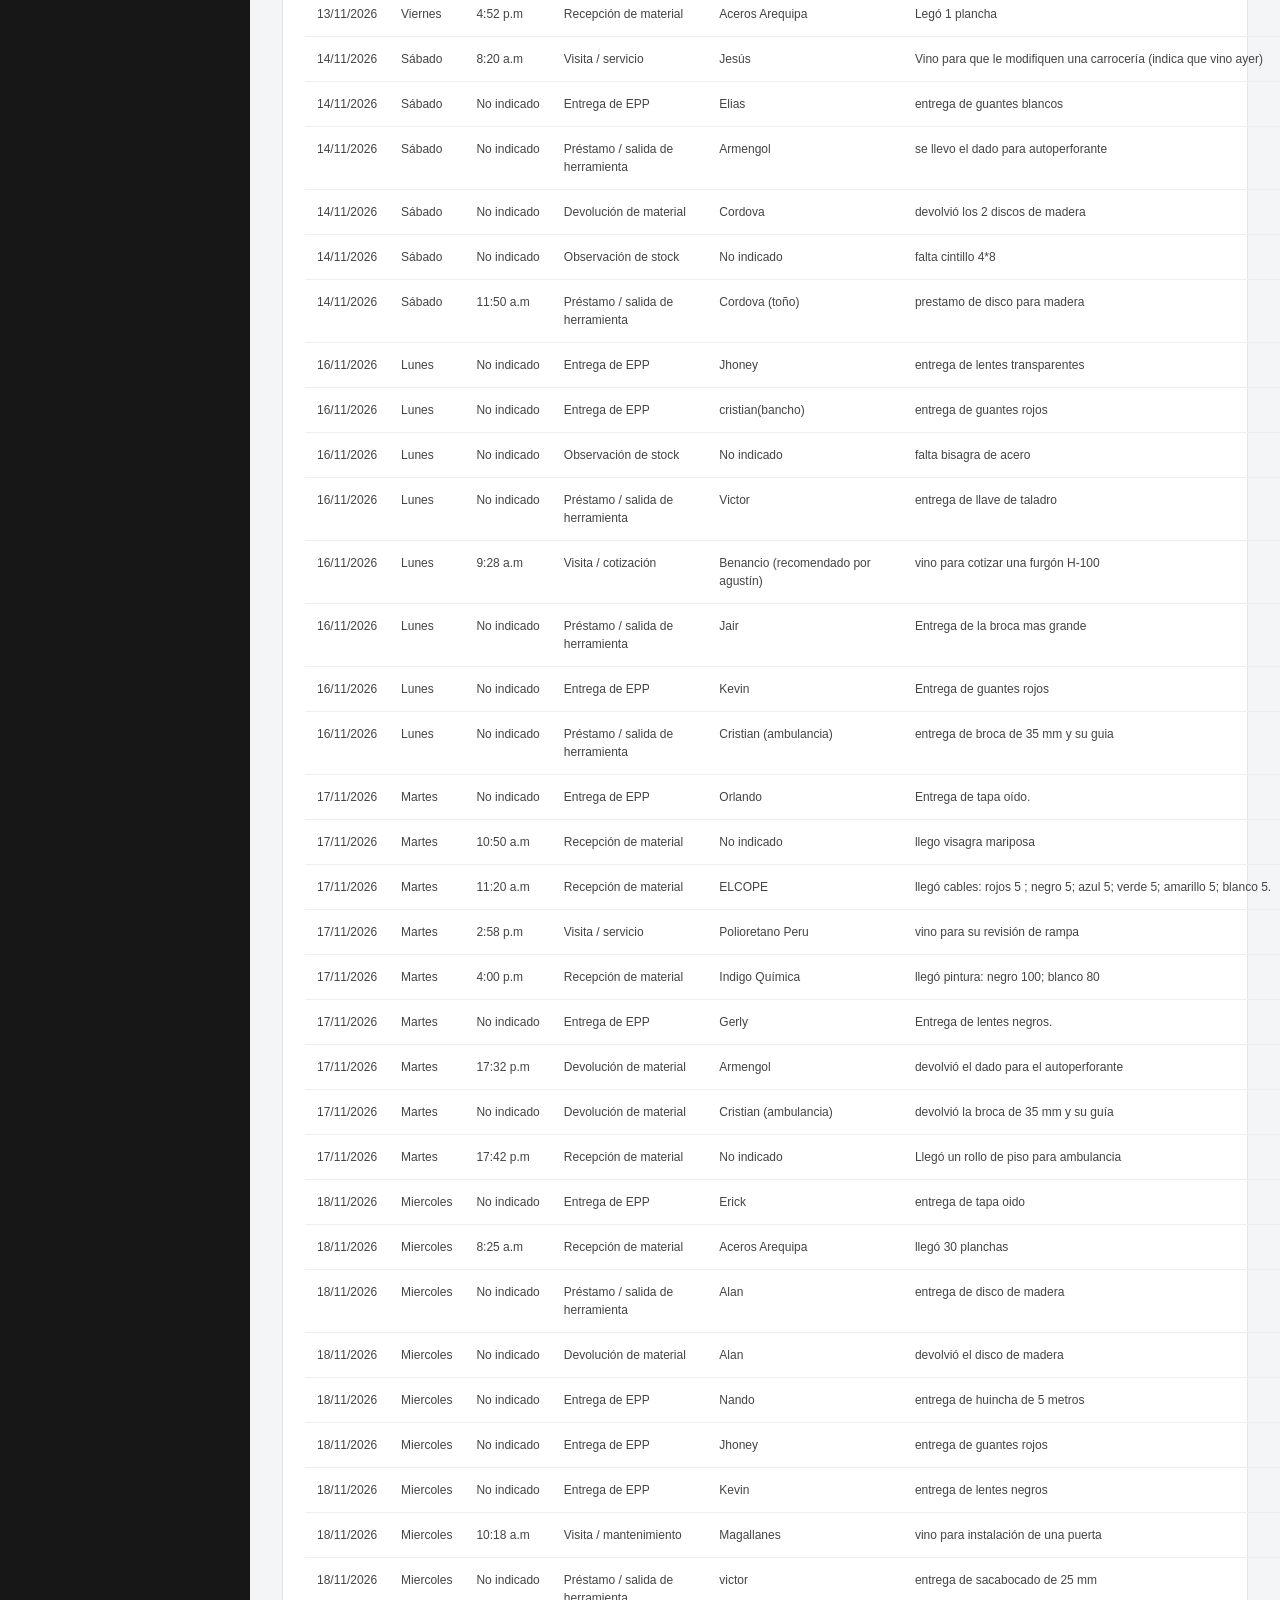
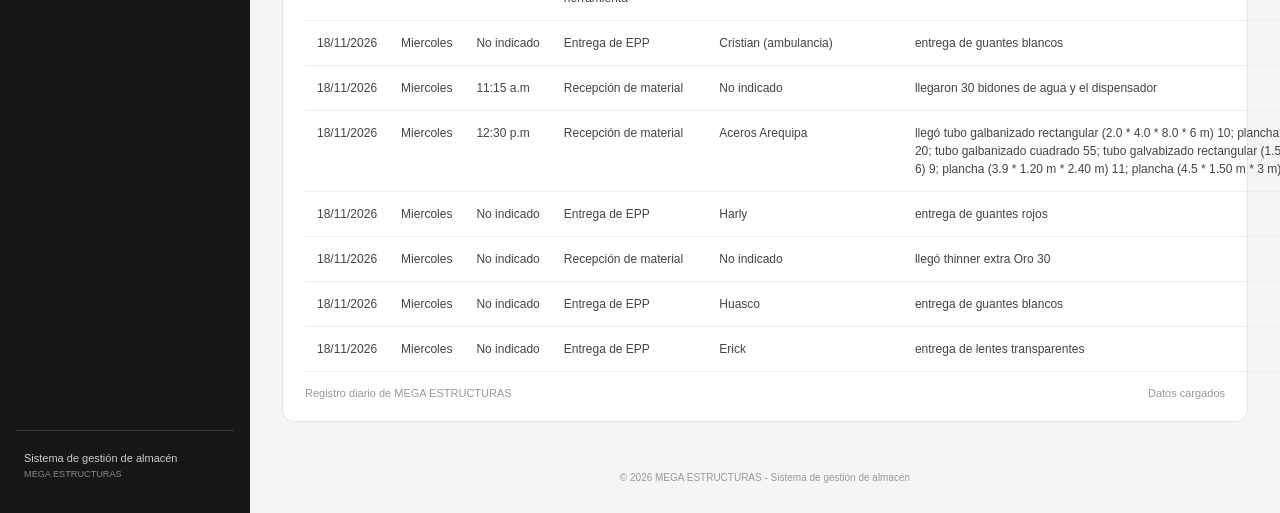
<file: registro-diario.html>
<!DOCTYPE html>
<html lang="es">

<head>
    <meta charset="UTF-8">
    <meta name="viewport" content="width=device-width, initial-scale=1.0">
    <title>MEGA ESTRUCTURAS | Registro diario</title>

    <link rel="stylesheet" href="css/style.css">
    <link rel="stylesheet" href="css/registro-diario.css">
    <script src="js/registro-diario.js" defer></script>
</head>

<body>

<div class="app-container">

    <!-- MENÚ LATERAL -->
    <aside class="sidebar">

        <div class="logo-container">
            <img src="assets/Logo_Mega_Estructuras.png" alt="MEGA ESTRUCTURAS">
        </div>

        <div class="menu-title">MENÚ PRINCIPAL</div>

        <nav class="menu">

            <a href="index.html" class="menu-item">
                <span>▦</span> Dashboard
            </a>

            <a href="inventario.html" class="menu-item">
                <span>▤</span> Inventario
            </a>

            <a href="entrada.html" class="menu-item">
                <span>＋</span> Registrar entrada
            </a>

            <a href="#" class="menu-item">
                <span>−</span> Registrar salida
            </a>

            <a href="registro-diario.html" class="menu-item active">
                <span>☷</span> Registro diario
            </a>

            <a href="resumen.html" class="menu-item">
                <span>▥</span> Reportes
            </a>

            <a href="movimientos.html" class="menu-item">
                <span>▥</span>
                Movimientos
            </a>

        </nav>

        <div class="sidebar-footer">
            Sistema de gestión de almacén
            <small>MEGA ESTRUCTURAS</small>
        </div>

    </aside>

    <!-- CONTENIDO -->
    <main class="main-content">

        <header class="topbar">
            <div>
                <span class="company-name">MEGA ESTRUCTURAS</span>
                <h1>Registro diario</h1>
            </div>

            <div class="user-info">
                <span class="user-indicator"></span>
                Almacén
            </div>
        </header>

        <!-- PRESENTACIÓN -->
        <section class="daily-header">
            <div>
                <h2>Control de visitas, recojos y entregas</h2>
                <p>
                    Consulta y registra las actividades diarias
                    realizadas en el almacén.
                </p>
            </div>

            <button type="button" class="btn-primary" id="btnNuevoRegistro">
                ＋ Nuevo registro
            </button>
        </section>

        <!-- INDICADORES -->
        <section class="daily-stats">

            <article class="daily-stat">
                <span>Total de registros</span>
                <h2 id="totalRegistros">0</h2>
                <small>Registros disponibles</small>
            </article>

            <article class="daily-stat">
                <span>Fecha inicial</span>
                <h2 id="fechaInicial">—</h2>
                <small>Primer registro</small>
            </article>

            <article class="daily-stat">
                <span>Fecha final</span>
                <h2 id="fechaFinal">—</h2>
                <small>Último registro</small>
            </article>

        </section>

        <!-- FILTROS -->
        <section class="daily-filters">

            <div class="filter-field search-field">
                <label for="buscarRegistro">Buscar registro</label>
                <input
                    type="search"
                    id="buscarRegistro"
                    placeholder="Persona, empresa o detalle..."
                >
            </div>

            <div class="filter-field">
                <label for="filtrarFecha">Fecha</label>
                <input type="date" id="filtrarFecha">
            </div>

            <div class="filter-field">
                <label for="filtrarTipo">Tipo de movimiento</label>
                <select id="filtrarTipo">
                    <option value="">Todos los movimientos</option>
                </select>
            </div>

            <button type="button" class="btn-secondary" id="btnLimpiarFiltros">
                Limpiar filtros
            </button>

        </section>

        <!-- TABLA -->
        <section class="daily-table-section">

            <div class="daily-table-heading">
                <div>
                    <h3>Historial de actividades</h3>
                    <p>Información registrada en el control diario.</p>
                </div>

                <span id="registrosVisibles">0 registros</span>
            </div>

            <div class="table-responsive">

                <table class="daily-table">

                    <thead>
                        <tr>
                            <th>Fecha</th>
                            <th>Día</th>
                            <th>Hora</th>
                            <th>Tipo de movimiento</th>
                            <th>Persona / Empresa</th>
                            <th>Detalle del registro</th>
                        </tr>
                    </thead>

                    <tbody id="tablaRegistros"></tbody>

                </table>

            </div>

            <div class="daily-footer">
                <span>Registro diario de MEGA ESTRUCTURAS</span>
                <span id="estadoTabla">Datos cargados</span>
            </div>

        </section>

        <footer class="main-footer">
            © 2026 MEGA ESTRUCTURAS - Sistema de gestión de almacén
        </footer>

    </main>

</div>

<!-- VENTANA PARA NUEVO REGISTRO -->
<div class="modal-overlay" id="modalRegistro">

    <div class="modal-content">

        <div class="modal-heading">
            <div>
                <h2>Nuevo registro</h2>
                <p>Completa los datos de la actividad.</p>
            </div>

            <button type="button" id="btnCerrarModal" class="modal-close">
                ×
            </button>
        </div>

        <form id="formRegistro">

            <div class="form-grid">

                <div class="form-group">
                    <label for="nuevaFecha">Fecha *</label>
                    <input type="date" id="nuevaFecha" required>
                </div>

                <div class="form-group">
                    <label for="nuevaHora">Hora</label>
                    <input type="time" id="nuevaHora">
                </div>

                <div class="form-group full-width">
                    <label for="nuevoTipo">Tipo de movimiento *</label>
                    <input
                        type="text"
                        id="nuevoTipo"
                        list="tiposMovimiento"
                        placeholder="Ej. Visita / servicio"
                        required
                    >

                    <datalist id="tiposMovimiento"></datalist>
                </div>

                <div class="form-group full-width">
                    <label for="nuevaPersona">Persona / Empresa</label>
                    <input
                        type="text"
                        id="nuevaPersona"
                        placeholder="Nombre de la persona o empresa"
                    >
                </div>

                <div class="form-group full-width">
                    <label for="nuevoDetalle">Detalle del registro *</label>
                    <textarea
                        id="nuevoDetalle"
                        rows="4"
                        placeholder="Describe la actividad realizada..."
                        required
                    ></textarea>
                </div>

            </div>

            <div class="modal-actions">

                <button type="button" class="btn-secondary" id="btnCancelar">
                    Cancelar
                </button>

                <button type="submit" class="btn-primary">
                    Guardar registro
                </button>

            </div>

        </form>

    </div>

</div>

</body>
</html>
</file>
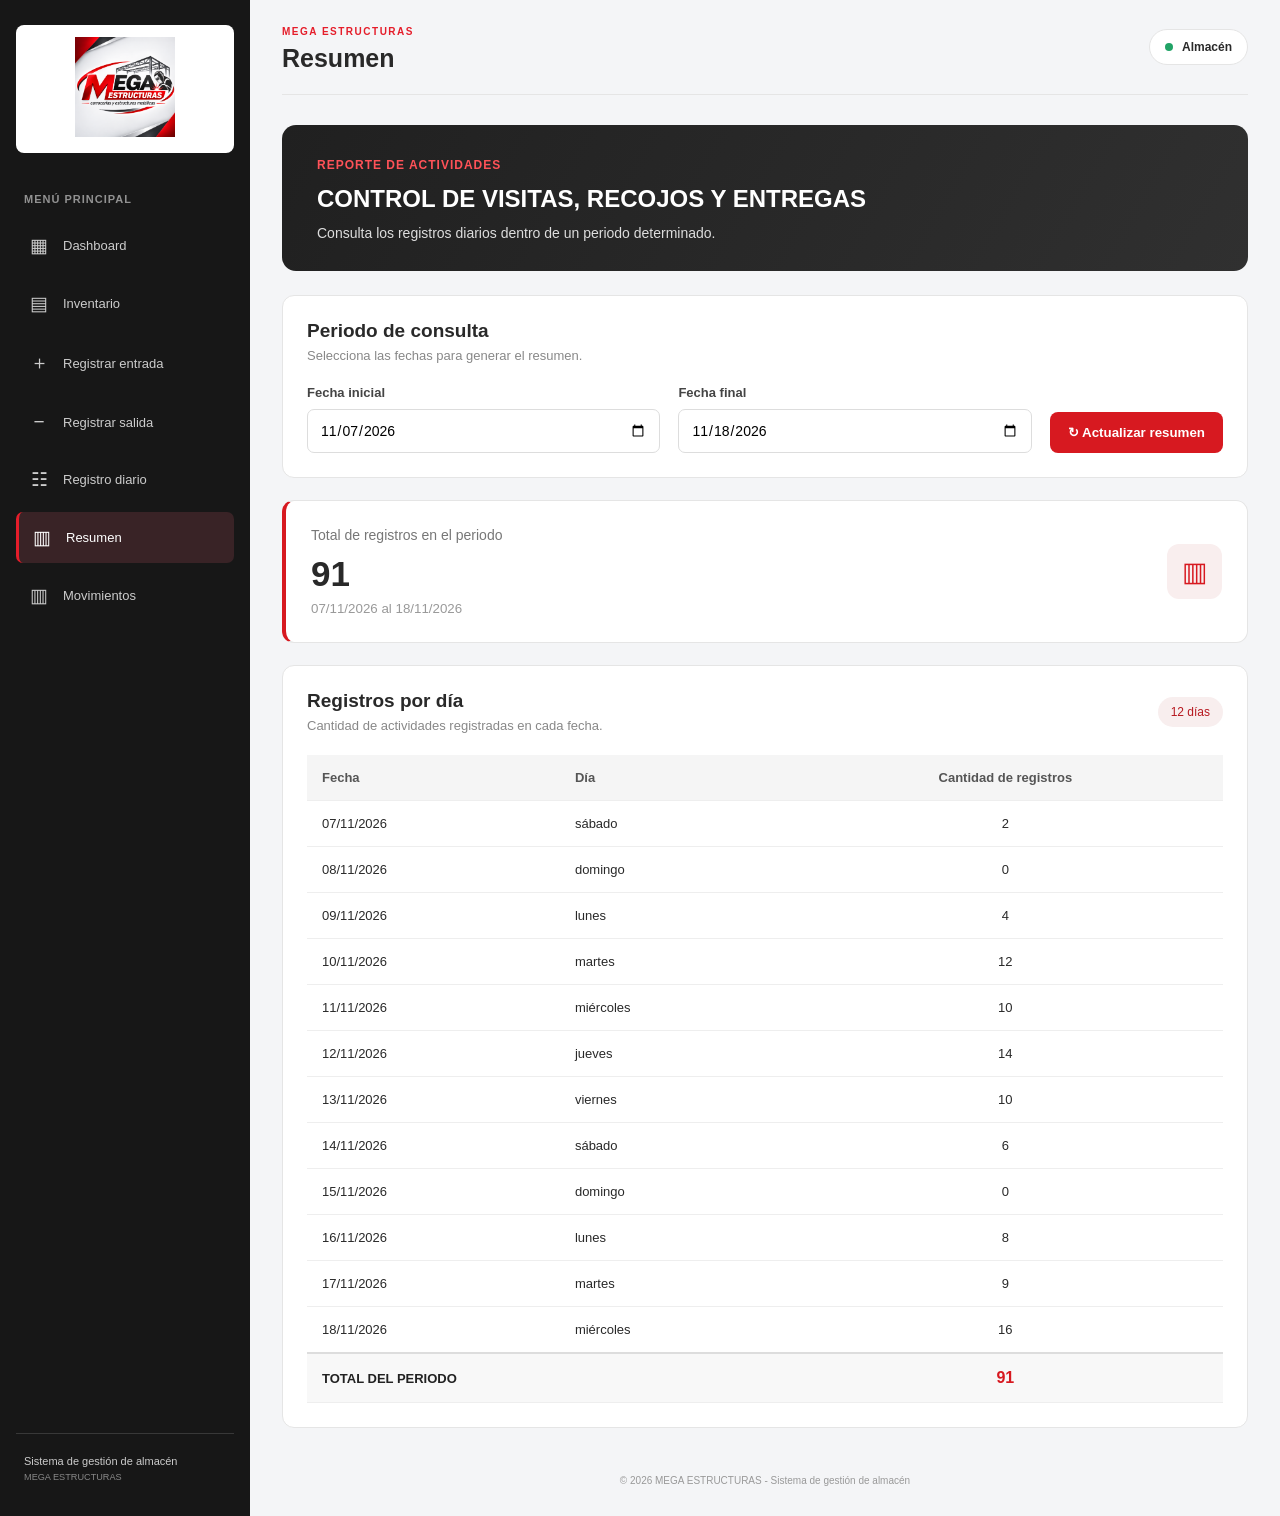
<file: resumen.html>
<!DOCTYPE html>
<html lang="es">

<head>
    <meta charset="UTF-8">
    <meta name="viewport" content="width=device-width, initial-scale=1.0">
    <title>MEGA ESTRUCTURAS | Resumen</title>

    <link rel="stylesheet" href="css/style.css">
    <link rel="stylesheet" href="css/resumen.css">
    <script src="js/resumen.js" defer></script>
</head>

<body>

<div class="app-container">

    <!-- MENÚ LATERAL -->
    <aside class="sidebar">

        <div class="logo-container">
            <img src="assets/Logo_Mega_Estructuras.png" alt="MEGA ESTRUCTURAS">
        </div>

        <div class="menu-title">MENÚ PRINCIPAL</div>

        <nav class="menu">

            <a href="index.html" class="menu-item">
                <span>▦</span> Dashboard
            </a>

            <a href="inventario.html" class="menu-item">
                <span>▤</span> Inventario
            </a>

            <a href="entrada.html" class="menu-item">
                <span>＋</span> Registrar entrada
            </a>

            <a href="#" class="menu-item">
                <span>−</span> Registrar salida
            </a>

            <a href="registro-diario.html" class="menu-item">
                <span>☷</span> Registro diario
            </a>

            <a href="resumen.html" class="menu-item active">
                <span>▥</span> Resumen
            </a>

            <a href="movimientos.html" class="menu-item">
                <span>▥</span>
                Movimientos
            </a>

        </nav>

        <div class="sidebar-footer">
            Sistema de gestión de almacén
            <small>MEGA ESTRUCTURAS</small>
        </div>

    </aside>

    <!-- CONTENIDO PRINCIPAL -->
    <main class="main-content">

        <header class="topbar">
            <div>
                <span class="company-name">MEGA ESTRUCTURAS</span>
                <h1>Resumen</h1>
            </div>

            <div class="user-info">
                <span class="user-indicator"></span>
                Almacén
            </div>
        </header>

        <!-- TÍTULO DEL REPORTE -->
        <section class="summary-header">
            <div>
                <span class="summary-label">REPORTE DE ACTIVIDADES</span>
                <h2>CONTROL DE VISITAS, RECOJOS Y ENTREGAS</h2>
                <p>Consulta los registros diarios dentro de un periodo determinado.</p>
            </div>
        </section>

        <!-- PERIODO -->
        <section class="summary-period">

            <div class="period-heading">
                <div>
                    <h3>Periodo de consulta</h3>
                    <p>Selecciona las fechas para generar el resumen.</p>
                </div>
            </div>

            <div class="period-fields">

                <div class="form-group">
                    <label for="fechaInicialResumen">Fecha inicial</label>
                    <input type="date" id="fechaInicialResumen" value="2026-11-07">
                </div>

                <div class="form-group">
                    <label for="fechaFinalResumen">Fecha final</label>
                    <input type="date" id="fechaFinalResumen">
                </div>

                <button type="button" class="btn-primary" id="btnActualizarResumen">
                    ↻ Actualizar resumen
                </button>

            </div>

        </section>

        <!-- TOTAL -->
        <section class="summary-total">

            <div>
                <span>Total de registros en el periodo</span>
                <h2 id="totalPeriodo">0</h2>
                <small id="textoPeriodo">Periodo seleccionado</small>
            </div>

            <div class="summary-total-icon">
                ▥
            </div>

        </section>

        <!-- TABLA -->
        <section class="summary-table-section">

            <div class="summary-table-heading">
                <div>
                    <h3>Registros por día</h3>
                    <p>Cantidad de actividades registradas en cada fecha.</p>
                </div>

                <span id="cantidadDias">0 días</span>
            </div>

            <div class="table-responsive">

                <table class="summary-table">

                    <thead>
                        <tr>
                            <th>Fecha</th>
                            <th>Día</th>
                            <th>Cantidad de registros</th>
                        </tr>
                    </thead>

                    <tbody id="tablaResumen"></tbody>

                    <tfoot>
                        <tr>
                            <td colspan="2">TOTAL DEL PERIODO</td>
                            <td id="totalTabla">0</td>
                        </tr>
                    </tfoot>

                </table>

            </div>

        </section>

        <footer class="main-footer">
            © 2026 MEGA ESTRUCTURAS - Sistema de gestión de almacén
        </footer>

    </main>

</div>

</body>
</html>
</file>
<file: css/style.css>
/* =====================================
   CONFIGURACIÓN GENERAL
===================================== */

:root {
    --rojo: #e51d2a;
    --negro: #171717;
    --gris: #f4f5f7;
    --blanco: #ffffff;
    --texto: #292929;
    --texto-secundario: #777777;
    --borde: #e5e5e5;
}

* {
    margin: 0;
    padding: 0;
    box-sizing: border-box;
}

body {
    font-family: Arial, Helvetica, sans-serif;
    background: var(--gris);
    color: var(--texto);
}

button {
    font-family: inherit;
    cursor: pointer;
}

/* =====================================
   ESTRUCTURA PRINCIPAL
===================================== */

.app-container {
    display: flex;
    min-height: 100vh;
}

/* =====================================
   MENÚ LATERAL
===================================== */

.sidebar {
    width: 250px;
    min-height: 100vh;
    background: var(--negro);
    color: var(--blanco);
    padding: 25px 16px;
    display: flex;
    flex-direction: column;
    flex-shrink: 0;
}

.logo-container {
    background: var(--blanco);
    border-radius: 8px;
    padding: 12px;
    margin-bottom: 30px;
    text-align: center;
}

.logo-container img {
    width: 100%;
    max-height: 100px;
    object-fit: contain;
}

.menu-title {
    color: #929292;
    font-size: 11px;
    font-weight: bold;
    letter-spacing: 1px;
    margin: 10px 8px 15px;
}

.menu {
    display: flex;
    flex-direction: column;
    gap: 7px;
}

.menu-item {
    display: flex;
    align-items: center;
    gap: 13px;
    padding: 14px 12px;
    border-radius: 7px;
    color: #cccccc;
    text-decoration: none;
    font-size: 13px;
    transition: 0.2s;
}

.menu-item span {
    font-size: 19px;
    width: 22px;
    text-align: center;
}

.menu-item:hover {
    background: #302326;
    color: var(--blanco);
}

.menu-item.active {
    background: #392326;
    color: var(--blanco);
    border-left: 3px solid var(--rojo);
}

.sidebar-footer {
    margin-top: auto;
    padding: 18px 8px 5px;
    border-top: 1px solid #383838;
    color: #cccccc;
    font-size: 11px;
    line-height: 1.7;
}

.sidebar-footer small {
    display: block;
    color: #888888;
}

/* =====================================
   CONTENIDO PRINCIPAL
===================================== */

.main-content {
    flex: 1;
    min-width: 0;
    padding: 0 32px 25px;
}

/* =====================================
   BARRA SUPERIOR
===================================== */

.topbar {
    min-height: 95px;
    display: flex;
    align-items: center;
    justify-content: space-between;
    border-bottom: 1px solid var(--borde);
    margin-bottom: 28px;
}

.company-name {
    color: var(--rojo);
    font-size: 10px;
    font-weight: bold;
    letter-spacing: 1.5px;
}

.topbar h1 {
    font-size: 25px;
    margin-top: 5px;
}

.user-info {
    background: var(--blanco);
    border: 1px solid var(--borde);
    padding: 10px 15px;
    border-radius: 25px;
    font-size: 12px;
    font-weight: bold;
}

.user-indicator {
    display: inline-block;
    width: 8px;
    height: 8px;
    background: #21a366;
    border-radius: 50%;
    margin-right: 6px;
}

/* =====================================
   BIENVENIDA
===================================== */

.welcome-section {
    background: linear-gradient(110deg, #191919, #353535);
    color: var(--blanco);
    border-radius: 12px;
    padding: 32px;
    margin-bottom: 22px;
}

.welcome-label {
    color: #ff6972;
    font-size: 10px;
    font-weight: bold;
    letter-spacing: 1.5px;
}

.welcome-section h2 {
    font-size: 27px;
    margin: 10px 0;
}

.welcome-section p {
    color: #d0d0d0;
    font-size: 13px;
    line-height: 1.6;
}

/* =====================================
   TARJETAS DEL DASHBOARD
===================================== */

.dashboard-cards {
    display: grid;
    grid-template-columns: repeat(4, 1fr);
    gap: 16px;
    margin-bottom: 25px;
}

.dashboard-card {
    background: var(--blanco);
    border: 1px solid var(--borde);
    border-radius: 10px;
    padding: 20px;
    transition: 0.2s;
}

.dashboard-card:hover {
    transform: translateY(-3px);
    box-shadow: 0 5px 15px #0000000d;
}

.dashboard-card span {
    color: var(--texto-secundario);
    font-size: 12px;
}

.dashboard-card h2 {
    font-size: 30px;
    margin: 13px 0 5px;
    color: var(--negro);
}

.dashboard-card small {
    color: #999999;
    font-size: 11px;
}

/* =====================================
   ACCESOS RÁPIDOS
===================================== */

.quick-section {
    background: var(--blanco);
    border: 1px solid var(--borde);
    border-radius: 10px;
    padding: 23px;
}

.quick-section h2 {
    font-size: 17px;
    margin-bottom: 6px;
}

.quick-section p {
    color: var(--texto-secundario);
    font-size: 12px;
    margin-bottom: 20px;
}

.quick-buttons {
    display: grid;
    grid-template-columns: repeat(3, 1fr);
    gap: 15px;
}

.quick-button {
    background: var(--blanco);
    border: 1px solid var(--borde);
    border-radius: 9px;
    padding: 18px;
    font-size: 12px;
    font-weight: bold;
    color: var(--texto);
    transition: 0.2s;
}

.quick-button span {
    display: block;
    font-size: 25px;
    color: var(--rojo);
    margin-bottom: 10px;
}

.quick-button:hover {
    border-color: var(--rojo);
    background: #fff8f8;
}

/* =====================================
   PIE DE PÁGINA
===================================== */

.main-footer {
    text-align: center;
    color: #999999;
    font-size: 10px;
    padding: 25px 0 5px;
}

/* =====================================
   DISEÑO RESPONSIVE
===================================== */

@media (max-width: 1100px) {

    .dashboard-cards {
        grid-template-columns: repeat(2, 1fr);
    }

}

@media (max-width: 750px) {

    .app-container {
        flex-direction: column;
    }

    .sidebar {
        width: 100%;
        min-height: auto;
        padding: 12px;
    }

    .logo-container {
        max-width: 190px;
        margin-bottom: 12px;
    }

    .menu-title,
    .sidebar-footer {
        display: none;
    }

    .menu {
        flex-direction: row;
        overflow-x: auto;
    }

    .menu-item {
        white-space: nowrap;
        font-size: 11px;
        padding: 10px;
    }

    .main-content {
        padding: 0 15px 20px;
    }

    .quick-buttons {
        grid-template-columns: 1fr;
    }

    .welcome-section {
        padding: 22px;
    }

}



/* =====================================
   MÓDULOS EN DESARROLLO
===================================== */

.module-placeholder {
    margin-top: 20px;
}

.module-message {
    margin-top: 30px;
    padding: 55px 20px;
    background: #f8f8f8;
    border: 1px dashed #cccccc;
    border-radius: 10px;
    text-align: center;
}

.module-message span {
    font-size: 35px;
    color: #e51d2a;
}

.module-message h3 {
    margin: 15px 0 8px;
    font-size: 17px;
}

.module-message p {
    color: #888888;
    font-size: 12px;
}
</file>
<file: css/entrada.css>
/* ==========================================
   MEGA ESTRUCTURAS - REGISTRAR ENTRADA
========================================== */

.entry-header {
    background: linear-gradient(120deg, #202020, #303030);
    color: white;
    padding: 30px 38px;
    border-radius: 15px;
    margin: 30px 0 25px;
}

.entry-header h2 {
    font-size: 27px;
    margin-bottom: 10px;
}

.entry-header p {
    color: #dddddd;
    line-height: 1.6;
}

.entry-form-section,
.entry-history {
    background: white;
    border: 1px solid #e5e5e5;
    border-radius: 14px;
    padding: 28px;
    margin-bottom: 25px;
}

.section-heading {
    display: flex;
    justify-content: space-between;
    align-items: center;
    gap: 15px;
    margin-bottom: 25px;
}

.section-heading h3 {
    font-size: 20px;
    margin-bottom: 7px;
    color: #222;
}

.section-heading p {
    color: #888;
    font-size: 14px;
}

.form-grid {
    display: grid;
    grid-template-columns: repeat(2, minmax(0, 1fr));
    gap: 22px;
}

.form-group {
    display: flex;
    flex-direction: column;
    gap: 9px;
}

.form-group label {
    font-size: 14px;
    font-weight: 600;
    color: #444;
}

.form-group input,
.form-group select,
.form-group textarea {
    width: 100%;
    padding: 12px 14px;
    border: 1px solid #dcdcdc;
    border-radius: 8px;
    font-family: inherit;
    font-size: 14px;
    color: #333;
    background: #fff;
    outline: none;
}

.form-group input:focus,
.form-group select:focus,
.form-group textarea:focus {
    border-color: #d71920;
    box-shadow: 0 0 0 3px rgba(215, 25, 32, 0.08);
}

.form-group textarea {
    resize: vertical;
}

.full-width {
    grid-column: 1 / -1;
}

.form-actions {
    display: flex;
    justify-content: flex-end;
    gap: 12px;
    margin-top: 28px;
    padding-top: 22px;
    border-top: 1px solid #eee;
}

.form-actions button {
    padding: 12px 20px;
    border: none;
    border-radius: 8px;
    cursor: pointer;
    font-size: 14px;
    font-weight: 600;
}

.form-actions .btn-primary {
    background: #d71920;
    color: white;
}

.form-actions .btn-primary:hover {
    background: #b9151b;
}

.form-actions .btn-secondary {
    background: #eeeeee;
    color: #333;
}

.form-actions .btn-secondary:hover {
    background: #dddddd;
}

.entry-counter {
    background: #f4eeee;
    color: #b71920;
    padding: 8px 13px;
    border-radius: 20px;
    font-size: 13px;
    font-weight: 600;
}

.entry-table {
    width: 100%;
    border-collapse: collapse;
    min-width: 700px;
}

.entry-table th,
.entry-table td {
    padding: 15px 13px;
    text-align: left;
    border-bottom: 1px solid #eeeeee;
    font-size: 13px;
}

.entry-table th {
    background: #f7f7f7;
    color: #555;
    font-weight: 600;
}

.entry-table td {
    color: #444;
}

.entry-table tbody tr:hover {
    background: #fafafa;
}

.empty-message {
    text-align: center !important;
    padding: 30px !important;
    color: #999 !important;
}

@media (max-width: 768px) {

    .form-grid {
        grid-template-columns: 1fr;
    }

    .full-width {
        grid-column: auto;
    }

    .entry-form-section,
    .entry-history {
        padding: 18px;
    }

    .form-actions {
        flex-direction: column;
    }

    .form-actions button {
        width: 100%;
    }

    .section-heading {
        align-items: flex-start;
        flex-direction: column;
    }

}
</file>
<file: css/inventario.css>
/* ==========================================
   MEGA ESTRUCTURAS - INTERFAZ INVENTARIO
========================================== */

/* ENCABEZADO DEL INVENTARIO */

.inventory-header {
    display: flex;
    justify-content: space-between;
    align-items: center;
    gap: 20px;
    margin: 10px 0 25px;
}

.inventory-header h2 {
    font-size: 22px;
    color: #202020;
    margin-bottom: 7px;
}

.inventory-header p {
    color: #777;
    font-size: 12px;
    line-height: 1.5;
}

/* BOTONES */

.btn-primary {
    background: #e51d2a;
    color: #fff;
    border: none;
    padding: 12px 18px;
    border-radius: 7px;
    font-size: 12px;
    font-weight: bold;
    cursor: pointer;
    transition: 0.2s;
    white-space: nowrap;
}

.btn-primary:hover {
    background: #bd1420;
    transform: translateY(-2px);
}

.btn-secondary {
    background: #fff;
    border: 1px solid #ddd;
    color: #444;
    padding: 10px 15px;
    border-radius: 7px;
    font-size: 11px;
    font-weight: bold;
    cursor: pointer;
}

.btn-secondary:hover {
    border-color: #e51d2a;
    color: #e51d2a;
}

/* INDICADORES */

.inventory-stats {
    display: grid;
    grid-template-columns: repeat(3, 1fr);
    gap: 16px;
    margin-bottom: 25px;
}

.inventory-stat {
    background: #fff;
    border: 1px solid #e5e5e5;
    border-radius: 10px;
    padding: 20px;
    transition: 0.2s;
}

.inventory-stat:hover {
    transform: translateY(-2px);
    box-shadow: 0 5px 15px #0000000d;
}

.inventory-stat span {
    color: #777;
    font-size: 12px;
}

.inventory-stat h2 {
    font-size: 29px;
    margin: 12px 0 5px;
    color: #202020;
}

.inventory-stat small {
    color: #999;
    font-size: 11px;
}

/* FILTROS Y BÚSQUEDA */

.inventory-filters {
    display: grid;
    grid-template-columns: 2fr 1fr 1fr;
    gap: 15px;
    background: #fff;
    border: 1px solid #e5e5e5;
    border-radius: 10px;
    padding: 20px;
    margin-bottom: 20px;
}

.inventory-filters label {
    display: block;
    font-size: 11px;
    font-weight: bold;
    color: #555;
    margin-bottom: 8px;
}

.inventory-filters input,
.inventory-filters select {
    width: 100%;
    height: 40px;
    padding: 0 12px;
    border: 1px solid #ddd;
    border-radius: 6px;
    background: #fff;
    color: #444;
    font-size: 11px;
    outline: none;
}

.inventory-filters input:focus,
.inventory-filters select:focus {
    border-color: #e51d2a;
    box-shadow: 0 0 0 3px #e51d2a12;
}

/* TABLA */

.inventory-table-section {
    background: #fff;
    border: 1px solid #e5e5e5;
    border-radius: 10px;
    padding: 22px;
}

.table-heading {
    display: flex;
    justify-content: space-between;
    align-items: center;
    gap: 15px;
    margin-bottom: 20px;
}

.table-heading h3 {
    font-size: 16px;
    margin-bottom: 6px;
}

.table-heading p {
    font-size: 11px;
    color: #888;
}

.table-responsive {
    width: 100%;
    overflow-x: auto;
}

.inventory-table {
    width: 100%;
    min-width: 950px;
    border-collapse: collapse;
    text-align: left;
}

.inventory-table thead {
    background: #f5f5f5;
}

.inventory-table th {
    color: #555;
    font-size: 10px;
    font-weight: bold;
    text-transform: uppercase;
    padding: 15px 12px;
    border-bottom: 1px solid #ddd;
    white-space: nowrap;
}

.inventory-table td {
    font-size: 11px;
    color: #444;
    padding: 15px 12px;
    border-bottom: 1px solid #eee;
}

.inventory-table tbody tr:hover {
    background: #fff8f8;
}

.inventory-table tbody tr:last-child td {
    border-bottom: none;
}

/* ESTADOS */

.status-confirmed,
.status-pending,
.status-mixed {
    display: inline-block;
    padding: 6px 9px;
    border-radius: 20px;
    font-size: 10px;
    font-weight: bold;
    white-space: nowrap;
}

.status-confirmed {
    background: #e8f6ed;
    color: #21834b;
}

.status-pending {
    background: #fff3dd;
    color: #a66b00;
}

.status-mixed {
    background: #eaf1ff;
    color: #315da8;
}

/* PIE DE TABLA */

.table-footer {
    display: flex;
    justify-content: space-between;
    gap: 10px;
    padding-top: 17px;
    margin-top: 5px;
    border-top: 1px solid #eee;
    color: #999;
    font-size: 10px;
}

/* RESPONSIVE */

@media (max-width: 1100px) {

    .inventory-stats {
        grid-template-columns: repeat(2, 1fr);
    }

}

@media (max-width: 750px) {

    .inventory-header {
        align-items: flex-start;
        flex-direction: column;
    }

    .inventory-stats {
        grid-template-columns: 1fr;
    }

    .inventory-filters {
        grid-template-columns: 1fr;
    }

    .table-heading {
        align-items: flex-start;
        flex-direction: column;
    }

    .table-footer {
        flex-direction: column;
    }

}
</file>
<file: css/movimientos.css>
/* ==========================================
   MEGA ESTRUCTURAS - FLUJO DE MOVIMIENTOS
========================================== */

.flow-header {
    background: linear-gradient(120deg, #202020, #303030);
    color: white;
    padding: 30px 35px;
    border-radius: 14px;
    margin: 30px 0 24px;
}

.flow-header span {
    color: #ff5258;
    font-size: 12px;
    font-weight: 700;
    letter-spacing: 1px;
}

.flow-header h2 {
    font-size: 25px;
    margin: 12px 0;
}

.flow-header p {
    color: #ddd;
    font-size: 14px;
    line-height: 1.5;
}

/* SELECTOR DE MES */

.flow-filter {
    display: flex;
    justify-content: space-between;
    align-items: center;
    gap: 20px;
    background: white;
    border: 1px solid #e5e5e5;
    border-radius: 12px;
    padding: 22px;
    margin-bottom: 22px;
}

.flow-filter h3 {
    font-size: 18px;
    margin-bottom: 6px;
}

.flow-filter p {
    font-size: 13px;
    color: #888;
}

.month-selector {
    display: flex;
    flex-direction: column;
    gap: 8px;
    min-width: 210px;
}

.month-selector label {
    font-size: 12px;
    color: #555;
    font-weight: 700;
}

.month-selector input {
    padding: 11px 13px;
    border: 1px solid #ddd;
    border-radius: 7px;
    font-family: inherit;
    font-size: 14px;
}

/* INDICADORES */

.flow-stats {
    display: grid;
    grid-template-columns: repeat(3, minmax(0, 1fr));
    gap: 18px;
    margin-bottom: 22px;
}

.flow-stat {
    background: white;
    border: 1px solid #e5e5e5;
    border-radius: 12px;
    padding: 22px;
}

.flow-stat span {
    color: #777;
    font-size: 13px;
}

.flow-stat h2 {
    font-size: 30px;
    margin: 12px 0 6px;
}

.flow-stat small {
    color: #999;
    font-size: 12px;
}

/* GRÁFICO Y TABLA */

.flow-chart-section,
.flow-table-section {
    background: white;
    border: 1px solid #e5e5e5;
    border-radius: 12px;
    padding: 24px;
    margin-bottom: 22px;
}

.flow-section-heading {
    margin-bottom: 20px;
}

.flow-section-heading h3 {
    font-size: 19px;
    margin-bottom: 6px;
}

.flow-section-heading p {
    font-size: 13px;
    color: #888;
}


.chart-container {
    position: relative;
    width: 100%;
    height: 380px;
    overflow-x: auto;
    overflow-y: hidden;
    padding-bottom: 5px;
}

.chart-container canvas {
    display: block;
    width: 100%;
    min-width: 850px;
    height: 100%;
}


.chart-legend {
    display: flex;
    align-items: center;
    gap: 9px;
    margin-top: 12px;
    color: #777;
    font-size: 12px;
}

.legend-color {
    width: 12px;
    height: 12px;
    border-radius: 3px;
    background: #d71920;
}

/* TABLA */

.flow-table {
    width: 100%;
    border-collapse: collapse;
}

.flow-table th,
.flow-table td {
    padding: 14px;
    border-bottom: 1px solid #eee;
    text-align: left;
    font-size: 13px;
}

.flow-table th {
    background: #f5f5f5;
    color: #555;
    font-weight: 700;
}

.flow-table td:last-child,
.flow-table th:last-child {
    text-align: center;
}

.flow-table tbody tr:hover {
    background: #fafafa;
}

.flow-table tfoot td {
    background: #f7f7f7;
    font-weight: 700;
    border-top: 2px solid #ddd;
}

.flow-table tfoot td:last-child {
    color: #d71920;
    font-size: 16px;
}

@media (max-width: 800px) {

    .flow-stats {
        grid-template-columns: 1fr;
    }

    .flow-filter {
        align-items: flex-start;
        flex-direction: column;
    }

    .month-selector {
        width: 100%;
    }

    .chart-container {
        height: 280px;
    }

}

@media (max-width: 500px) {

    .flow-chart-section,
    .flow-table-section {
        padding: 16px;
    }

    .flow-header h2 {
        font-size: 21px;
    }

    .chart-container {
        height: 240px;
    }

}
</file>
<file: css/registro-diario.css>
/* ==========================================
   MEGA ESTRUCTURAS - REGISTRO DIARIO
========================================== */

.daily-header {
    display: flex;
    justify-content: space-between;
    align-items: center;
    gap: 20px;
    background: linear-gradient(120deg, #202020, #303030);
    color: white;
    padding: 28px 35px;
    border-radius: 14px;
    margin: 30px 0 24px;
}

.daily-header h2 {
    font-size: 25px;
    margin-bottom: 9px;
}

.daily-header p {
    color: #ddd;
    line-height: 1.5;
}

.daily-header .btn-primary,
.modal-actions .btn-primary {
    background: #d71920;
    color: white;
    border: none;
    border-radius: 8px;
    padding: 12px 18px;
    font-weight: 600;
    cursor: pointer;
    white-space: nowrap;
}

.daily-stats {
    display: grid;
    grid-template-columns: repeat(3, minmax(0, 1fr));
    gap: 18px;
    margin-bottom: 24px;
}

.daily-stat {
    background: white;
    border: 1px solid #e5e5e5;
    border-radius: 12px;
    padding: 22px;
}

.daily-stat span {
    color: #777;
    font-size: 14px;
}

.daily-stat h2 {
    font-size: 27px;
    margin: 12px 0 6px;
}

.daily-stat small {
    color: #999;
}

.daily-filters {
    display: flex;
    align-items: flex-end;
    gap: 15px;
    background: white;
    border: 1px solid #e5e5e5;
    border-radius: 12px;
    padding: 20px;
    margin-bottom: 22px;
}

.filter-field {
    display: flex;
    flex-direction: column;
    gap: 8px;
    flex: 1;
    min-width: 150px;
}

.filter-field label,
.form-group label {
    color: #444;
    font-size: 13px;
    font-weight: 600;
}

.filter-field input,
.filter-field select,
.form-group input,
.form-group textarea {
    width: 100%;
    padding: 11px 12px;
    border: 1px solid #ddd;
    border-radius: 7px;
    outline: none;
    font-family: inherit;
    font-size: 13px;
    background: white;
}

.filter-field input:focus,
.filter-field select:focus,
.form-group input:focus,
.form-group textarea:focus {
    border-color: #d71920;
}

.btn-secondary {
    border: 1px solid #ddd;
    background: #f5f5f5;
    color: #333;
    padding: 11px 15px;
    border-radius: 7px;
    cursor: pointer;
    white-space: nowrap;
}

.daily-table-section {
    background: white;
    border: 1px solid #e5e5e5;
    border-radius: 12px;
    padding: 22px;
    margin-bottom: 25px;
}

.daily-table-heading {
    display: flex;
    justify-content: space-between;
    align-items: center;
    gap: 15px;
    margin-bottom: 20px;
}

.daily-table-heading h3 {
    font-size: 19px;
    margin-bottom: 6px;
}

.daily-table-heading p {
    color: #888;
    font-size: 13px;
}

.daily-table-heading span {
    color: #b71920;
    background: #f8eeee;
    padding: 8px 12px;
    border-radius: 20px;
    font-size: 12px;
    white-space: nowrap;
}

.daily-table {
    width: 100%;
    min-width: 1050px;
    border-collapse: collapse;
}

.daily-table th,
.daily-table td {
    text-align: left;
    padding: 13px 12px;
    border-bottom: 1px solid #eee;
    font-size: 12px;
    vertical-align: top;
    line-height: 1.5;
}

.daily-table th {
    background: #f5f5f5;
    color: #555;
    font-weight: 700;
    white-space: nowrap;
}

.daily-table td {
    color: #444;
}

.daily-table tbody tr:hover {
    background: #fafafa;
}

.daily-table td:nth-child(1),
.daily-table td:nth-child(2),
.daily-table td:nth-child(3) {
    white-space: nowrap;
}

.daily-footer {
    display: flex;
    justify-content: space-between;
    gap: 15px;
    color: #999;
    font-size: 11px;
    padding-top: 15px;
}

/* MODAL */

.modal-overlay {
    display: none;
    position: fixed;
    inset: 0;
    z-index: 1000;
    background: rgba(0, 0, 0, 0.55);
    align-items: center;
    justify-content: center;
    padding: 20px;
}

.modal-overlay.show {
    display: flex;
}

.modal-content {
    width: 100%;
    max-width: 650px;
    max-height: 90vh;
    overflow-y: auto;
    background: white;
    border-radius: 14px;
    padding: 25px;
}

.modal-heading {
    display: flex;
    justify-content: space-between;
    align-items: flex-start;
    margin-bottom: 24px;
}

.modal-heading h2 {
    font-size: 21px;
    margin-bottom: 6px;
}

.modal-heading p {
    font-size: 13px;
    color: #888;
}

.modal-close {
    border: none;
    background: transparent;
    font-size: 28px;
    cursor: pointer;
    color: #777;
}

.form-grid {
    display: grid;
    grid-template-columns: repeat(2, minmax(0, 1fr));
    gap: 18px;
}

.form-group {
    display: flex;
    flex-direction: column;
    gap: 8px;
}

.full-width {
    grid-column: 1 / -1;
}

.form-group textarea {
    resize: vertical;
}

.modal-actions {
    display: flex;
    justify-content: flex-end;
    gap: 10px;
    border-top: 1px solid #eee;
    padding-top: 20px;
    margin-top: 24px;
}

@media (max-width: 900px) {
    .daily-filters {
        flex-wrap: wrap;
    }

    .filter-field {
        min-width: 220px;
    }
}

@media (max-width: 650px) {
    .daily-header {
        align-items: flex-start;
        flex-direction: column;
    }

    .daily-stats {
        grid-template-columns: 1fr;
    }

    .form-grid {
        grid-template-columns: 1fr;
    }

    .full-width {
        grid-column: auto;
    }

    .modal-actions {
        flex-direction: column;
    }

    .modal-actions button {
        width: 100%;
    }
}
</file>
<file: css/resumen.css>
/* ==========================================
   MEGA ESTRUCTURAS - RESUMEN
========================================== */

.summary-header {
    background: linear-gradient(120deg, #202020, #303030);
    color: white;
    padding: 30px 35px;
    border-radius: 14px;
    margin: 30px 0 24px;
}

.summary-label {
    color: #ff5258;
    font-size: 12px;
    font-weight: 700;
    letter-spacing: 1px;
}

.summary-header h2 {
    font-size: 24px;
    margin: 12px 0;
}

.summary-header p {
    color: #ddd;
    font-size: 14px;
}

.summary-period,
.summary-table-section {
    background: white;
    border: 1px solid #e5e5e5;
    border-radius: 12px;
    padding: 24px;
    margin-bottom: 22px;
}

.period-heading,
.summary-table-heading {
    display: flex;
    justify-content: space-between;
    align-items: center;
    gap: 15px;
    margin-bottom: 22px;
}

.period-heading h3,
.summary-table-heading h3 {
    font-size: 19px;
    margin-bottom: 6px;
}

.period-heading p,
.summary-table-heading p {
    font-size: 13px;
    color: #888;
}

.period-fields {
    display: grid;
    grid-template-columns: repeat(2, minmax(0, 1fr)) auto;
    gap: 18px;
    align-items: end;
}

.form-group {
    display: flex;
    flex-direction: column;
    gap: 9px;
}

.form-group label {
    font-size: 13px;
    font-weight: 600;
    color: #444;
}

.form-group input {
    width: 100%;
    padding: 12px;
    border: 1px solid #ddd;
    border-radius: 7px;
    outline: none;
    font-family: inherit;
    font-size: 14px;
}

.form-group input:focus {
    border-color: #d71920;
}

.period-fields .btn-primary {
    background: #d71920;
    color: white;
    border: none;
    border-radius: 8px;
    padding: 13px 18px;
    cursor: pointer;
    font-weight: 600;
    white-space: nowrap;
}

.period-fields .btn-primary:hover {
    background: #b9151b;
}

/* TOTAL DEL PERIODO */

.summary-total {
    background: white;
    border: 1px solid #e5e5e5;
    border-left: 4px solid #d71920;
    border-radius: 12px;
    padding: 25px;
    margin-bottom: 22px;
    display: flex;
    justify-content: space-between;
    align-items: center;
}

.summary-total span {
    color: #777;
    font-size: 14px;
}

.summary-total h2 {
    font-size: 35px;
    margin: 10px 0 5px;
}

.summary-total small {
    color: #999;
}

.summary-total-icon {
    width: 55px;
    height: 55px;
    display: flex;
    align-items: center;
    justify-content: center;
    border-radius: 12px;
    background: #f9eeee;
    color: #d71920;
    font-size: 27px;
}

.summary-table-heading span {
    background: #f8eeee;
    color: #b71920;
    border-radius: 20px;
    padding: 8px 13px;
    font-size: 12px;
    white-space: nowrap;
}

/* TABLA */

.summary-table {
    width: 100%;
    border-collapse: collapse;
}

.summary-table th,
.summary-table td {
    padding: 15px;
    border-bottom: 1px solid #eee;
    text-align: left;
    font-size: 13px;
}

.summary-table th {
    background: #f5f5f5;
    color: #555;
    font-weight: 700;
}

.summary-table td:last-child,
.summary-table th:last-child {
    text-align: center;
}

.summary-table tbody tr:hover {
    background: #fafafa;
}

.summary-table tfoot td {
    background: #f8f8f8;
    font-weight: 700;
    color: #222;
    border-top: 2px solid #ddd;
}

.summary-table tfoot td:last-child {
    color: #d71920;
    font-size: 16px;
}

@media (max-width: 850px) {

    .period-fields {
        grid-template-columns: repeat(2, minmax(0, 1fr));
    }

    .period-fields .btn-primary {
        grid-column: 1 / -1;
    }

}

@media (max-width: 600px) {

    .summary-header h2 {
        font-size: 19px;
    }

    .period-fields {
        grid-template-columns: 1fr;
    }

    .period-fields .btn-primary {
        grid-column: auto;
    }

    .summary-period,
    .summary-table-section {
        padding: 17px;
    }

    .summary-total {
        padding: 18px;
    }

}
</file>
